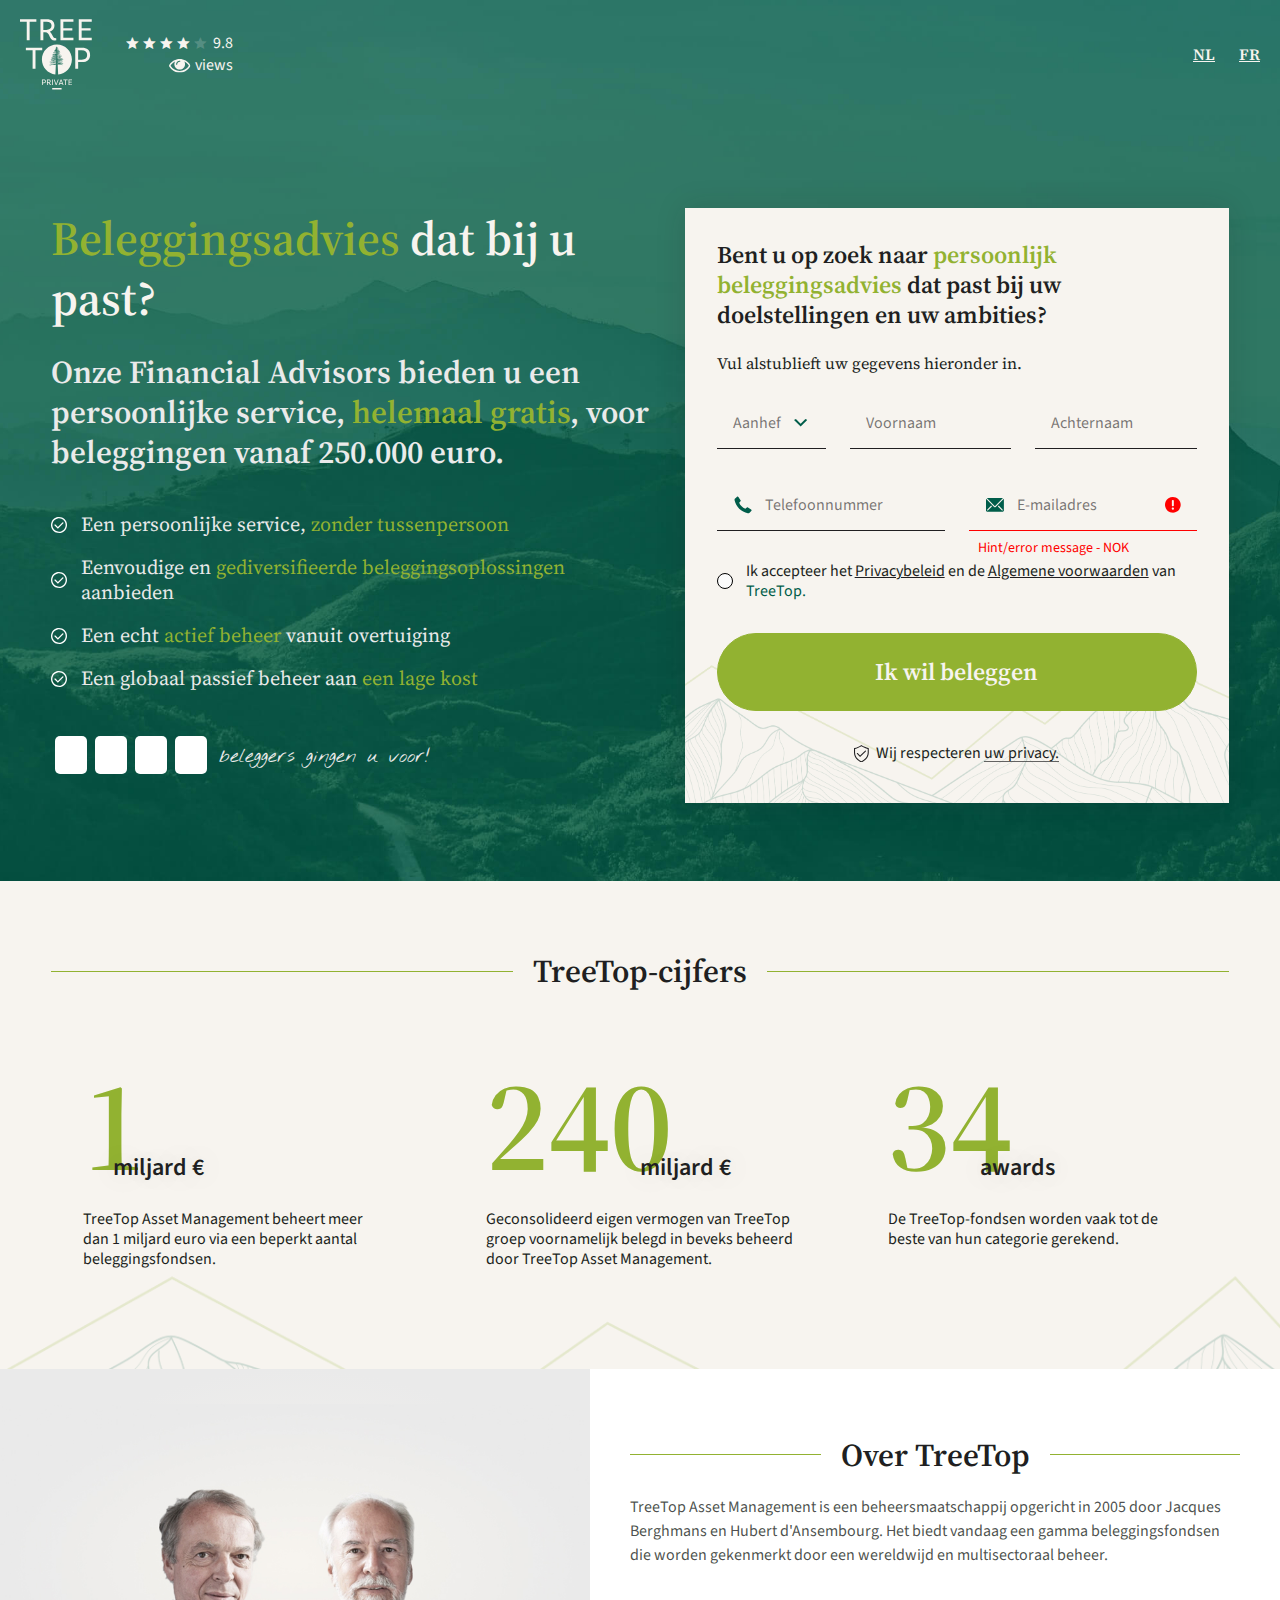
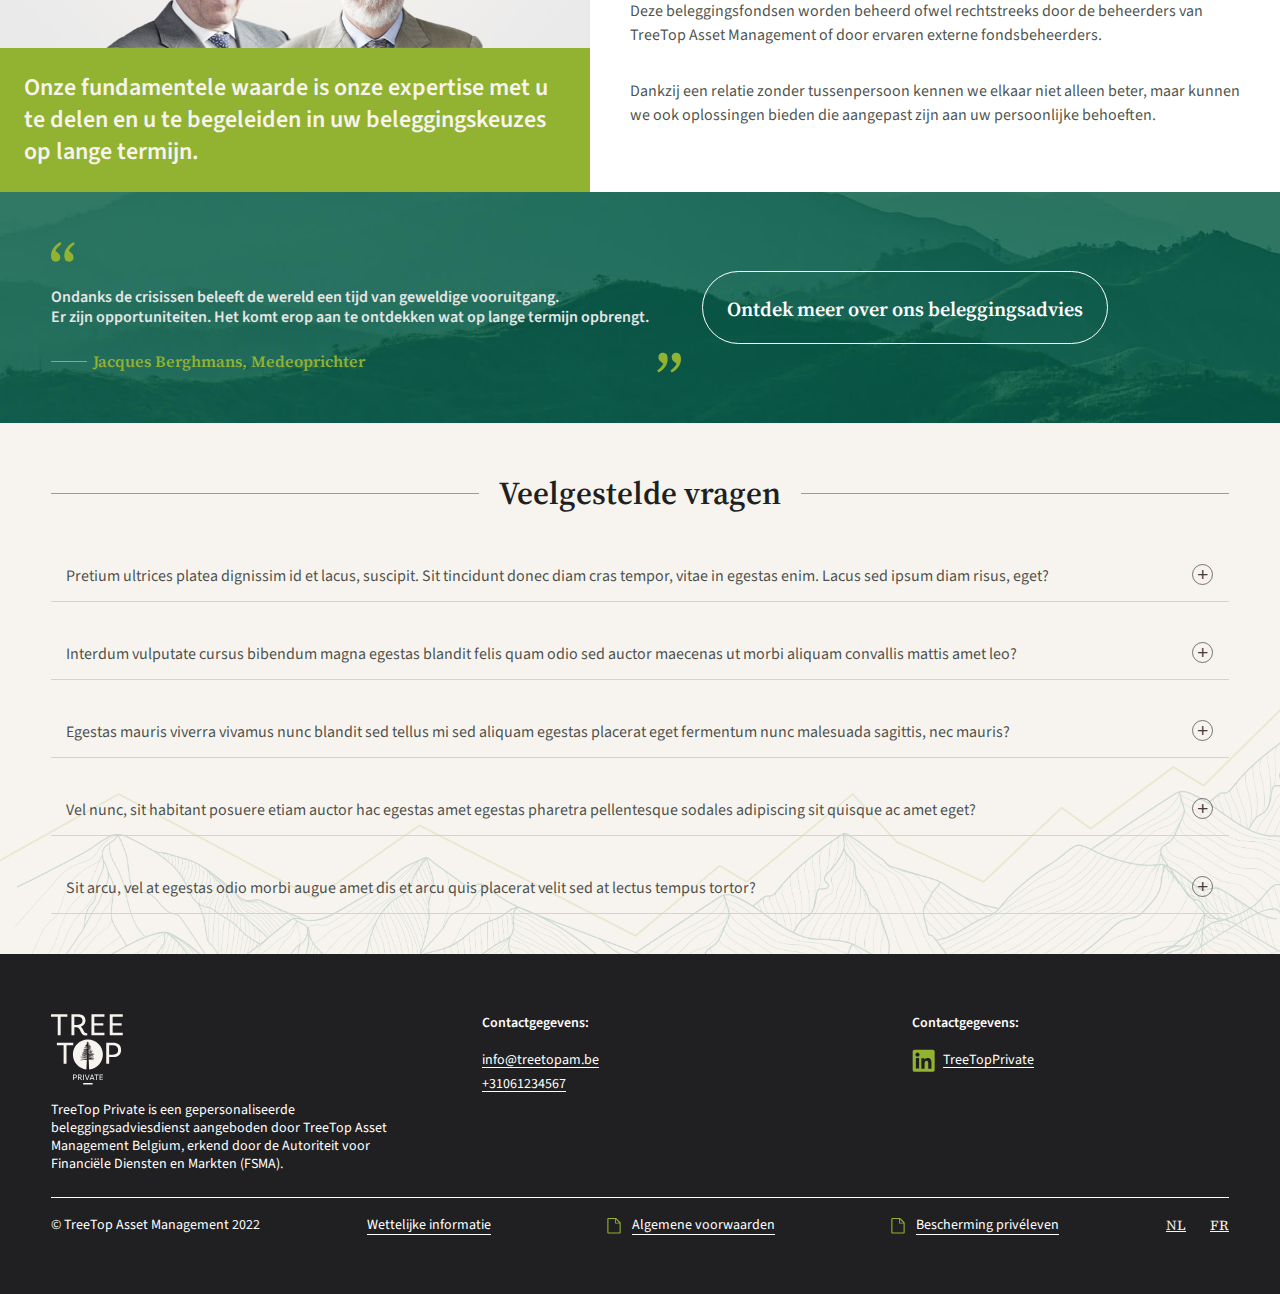
<file: index.html>
<!DOCTYPE HTML>
<html lang="">
<head>
    <meta http-equiv="Content-Type" content="text/html; charset=utf-8"/>
    <title>TreeTop Private | lp</title>
    <meta name="viewport" content="width=device-width, initial-scale=1, maximum-scale=1, user-scalable=0"/>
    <link rel="icon" type="image/png" sizes="16x16" href="assets/images/favicon-16x16.png">

    <link href="https://fonts.googleapis.com/css2?family=Nothing+You+Could+Do&display=swap" rel="stylesheet">

    <link href="https://fonts.googleapis.com/css2?family=Source+Sans+Pro:wght@200;300;400;600;700;900&display=swap" rel="stylesheet">
    <link href="https://fonts.googleapis.com/css2?family=Source+Serif+Pro:wght@200;300;400;600;700;900&display=swap" rel="stylesheet">

    <link type="text/css" href="assets/css/font-awesome.css" rel="stylesheet"/>
    <link type="text/css" href="assets/css/ionicons.min.css" rel="stylesheet"/>
    <link type="text/css" href="style.css" rel="stylesheet"/>
    <!--[if lt IE 9]><script src="assets/js/modernizr.min.js" type="text/javascript"></script><![endif]-->
</head>
<body class="lp_page">
    <div id="wrapper"><!--strat wrapper-->
        <header class="header_container">
            <div class="news_rating_wrap marquee_style_area tbl_veiw omv">
                <div class="news_rating_box marquee_style">
                    <div class="news_wrap">
                        <div class="marquee_item_wrap marquee-with-options">
                            <div class="marquee_item_box marquee_item_box1">
                                <div class="marquee_item_icon">
                                    <img src="assets/images/clarity_bullseye_green.svg" alt="">
                                </div>
                                <div class="marquee_item_prices">
                                    <strong>Samen met u beleggen </strong>
                                </div>
                            </div>

                            <div class="marquee_item_box marquee_item_box2">
                                <div class="marquee_item_icon">
                                    <img src="assets/images/clarity_check_green.svg" alt="">
                                </div>
                                <div class="marquee_item_prices">
                                    <strong>Gezonde risicospreiding </strong>
                                </div>
                            </div>

                            <div class="marquee_item_box marquee_item_box3">
                                <div class="marquee_item_icon">
                                    <img src="assets/images/clarity_bag_green.svg" alt="">
                                </div>
                                <div class="marquee_item_prices">
                                    <strong>Verantwoorde vergoedingen</strong>
                                </div>
                            </div>
                        </div>
                    </div>
                </div>
            </div>

            <div class="header_area">
                <div class="header_wrap center-content">
                    <div class="header_box flex-nowrap">
                        <div class="logo_header">
                            <div class="logo_header_mx"><a href="lp.html"><img src="assets/images/logo-treetop-private-white.svg" alt=""></a></div>
                            <div class="logo_header_mx d_n"><a href="lp.html"><img src="assets/images/logo-treetop-private.svg" alt=""></a></div>
                        </div>

                        <div class="header_reviews_left">
                            <div class="header_reviews_left_mx">
                                <div class="star_box_wrap flex-nowrap align-center">
                                    <div class="feedback_star">
                                        <div class="star_box flex-nowrap">
                                            <i class="fa ion-android-star"></i>
                                            <i class="fa ion-android-star"></i>
                                            <i class="fa ion-android-star"></i>
                                            <i class="fa ion-android-star"></i>
                                            <i class="fa ion-android-star"></i>
                                            <div class="star_box star_box_inner flex-nowrap" style="width:80%">
                                                <div class="star_box_hover flex-nowrap">
                                                    <i class="fa ion-android-star"></i>
                                                    <i class="fa ion-android-star"></i>
                                                    <i class="fa ion-android-star"></i>
                                                    <i class="fa ion-android-star"></i>
                                                    <i class="fa ion-android-star"></i>
                                                </div>
                                            </div>
                                        </div>
                                    </div>
                                    <span>9.8</span>
                                </div>
                                <div class="total_review">
                                    <span>views</span>
                                </div>
                            </div>
                        </div>

                        <div class="news_rating_wrap marquee_style_area odv">
                            <div class="news_rating_box marquee_style">
                                <div class="news_wrap">
                                    <div class="marquee_item_wrap">
                                        <div class="marquee_item_box marquee_item_box1">
                                            <div class="marquee_item_icon">
                                                <img src="assets/images/clarity_bullseye_white.svg" alt="">
                                                <img class="d_n" src="assets/images/clarity_bullseye_green.svg" alt="">
                                            </div>
                                            <div class="marquee_item_prices">
                                                <strong>Samen met u beleggen </strong>
                                            </div>
                                        </div>

                                        <div class="marquee_item_box marquee_item_box2">
                                            <div class="marquee_item_icon">
                                                <img src="assets/images/clarity_check_white.svg" alt="">
                                                <img class="d_n" src="assets/images/clarity_check_green.svg" alt="">
                                            </div>
                                            <div class="marquee_item_prices">
                                                <strong>Gezonde risicospreiding </strong>
                                            </div>
                                        </div>

                                        <div class="marquee_item_box marquee_item_box3">
                                            <div class="marquee_item_icon">
                                                <img src="assets/images/clarity_bag_white.svg" alt="">
                                                <img class="d_n" src="assets/images/clarity_bag_green.svg" alt="">
                                            </div>
                                            <div class="marquee_item_prices">
                                                <strong>Verantwoorde vergoedingen</strong>
                                            </div>
                                        </div>
                                    </div>
                                </div>
                            </div>

                            <div class="header_floating_btn_wrap">
                                <div class="header_floating_btn">
                                    <a class="floating_btn" href="#form_top"><span>Ik wil beleggen</span></a>
                                </div>
                            </div>
                        </div>

                        <div class="langues_box">
                            <ul>
                                <li><a href="#">NL</a></li>
                                <li><a href="#">FR</a></li>
                            </ul>
                        </div>

                        <div class="omv">
                            <div class="header_floating_btn_wrap">
                                <div class="header_floating_btn">
                                    <a class="floating_btn" href="#form_top"><span>Ik wil beleggen</span></a>
                                </div>
                            </div>
                        </div>
                    </div>
                </div>
            </div>
        </header>

        <section class="banner_area">
            <style>
                .banner_area {background-image: url(assets/images/hero_bg1.jpg);}
                @media screen and (max-width:991px ){
                    .banner_area {background-image: url(assets/images/hero_bg1_mb.jpg);}
                }
            </style>
            <div class="banner_wrap center-content">
                <div class="banner_box flex-wrap flex-space-between" id="form_top">
                    <div class="banner_left_content">
                        <div class="banner_left_content_mx">
                            <div class="banner_left_content_mx_inner">
                                <div class="banner_left_title odv">
                                    <h1><span> Beleggingsadvies </span> dat bij u past? </h1>
                                </div>
                                <div class="banner_fiture_list">
                                    <h6>Onze Financial Advisors bieden u een persoonlijke service, <span> helemaal gratis</span>, voor beleggingen vanaf 250.000 euro.</h6>
                                    <ul>
                                        <li>Een persoonlijke service, <span> zonder tussenpersoon</span></li>
                                        <li>Eenvoudige en <span> gediversifieerde beleggingsoplossingen </span> aanbieden</li>
                                        <li>Een echt <span> actief beheer </span> vanuit overtuiging</li>
                                        <li>Een globaal passief beheer aan <span> een lage kost</span></li>
                                    </ul>
                                </div>

                                <div class="pink-box-row pink-box-desktop odv">  
                                    <div class="pink-box-center">
                                        <div class="pink-box-inner">
                                            <div class="counter-box">
                                                <div class="content_item_bg flex-nowrap"><span></span> <span></span> <span></span> <span></span></div>
                                                <div class="counter"><div class="counter-holder" data-start="1233" data-end="1234"></div></div>
                                            </div>
                                        </div>
                                        <div class="counter-btm"><p>beleggers gingen u voor!</p></div>
                                    </div>
                                </div>
                            </div>
                        </div>
                    </div>

                    <div class="banner_form_wrap">
                        <div class="banner_left_title mb_style omv"><h1><span> Beleggingsadvies </span> dat bij u past? </h1></div>
                        <div class="banner_form_bg sticky-footer-view">
                            <div class="all_steps"><h4>Bent u op zoek naar <span> persoonlijk beleggingsadvies </span> dat past bij uw doelstellingen en uw ambities?</h4></div>
                            <div class="tnx_step"><h4>Heel erg <span>  bedankt! </span></h4></div>

                            <div class="step_header_mobile omv">
                                <div class="step_header_area">
                                    <div class="step_header_max flex-nowrap align-center">
                                        <div class="step_col"><div class="step_col_item step_col1 active"><div class="step_col_bg"><span>1</span></div></div></div>
                                        <div class="step_col"><div class="step_col_item step_col2"><div class="step_col_bg"><span>2</span></div></div></div>
                                    </div>
                                </div>
                            </div> 

                            <form action="#">
                                <div class="environmentally_panels_step1 fild_step_col fild-col-step1 panels_step_active"> <!-- panels_step_active -->
                                    <div class="setp_info">
                                        <p>Vul alstublieft uw gegevens hieronder in.</p>
                                    </div>

                                    <div class="tp_field_wrap">
                                        <div class="tp_field_box_row">
                                            <div class="tp_field_box tp_field_nowrap">
                                                <div class="tp_field_row select_row">
                                                    <select class="myDropzie3">
                                                        <option>Aanhef</option>
                                                        <option>Dhr.</option>
                                                        <option>Mevr.</option>
                                                    </select>
                                                </div>

                                                <div class="tp_field_row tp_w37">
                                                    <div class="tp_field_item">
                                                        <input class="tp_input_filed" type="text" placeholder=" ">
                                                        <label class="tplabel">Voornaam</label>
                                                    </div>
                                                </div>

                                                <div class="tp_field_row tp_w37">
                                                    <div class="tp_field_item">
                                                        <input class="tp_input_filed" type="text" placeholder=" ">
                                                        <label class="tplabel">Achternaam</label>
                                                    </div>
                                                </div>
                                            </div>
                                        </div>
                                    </div>

                                    <div class="submin_btn_wrap next-step1">
                                        <div class="omv"><a href="javascript:void(0)" class="next_stp_btn"><span>Naar de laatste stap</span></a></div>
                                    </div>
                                </div>

                                <div class="environmentally_panels_step2 fild_step_col fild-col-step2 dsk_block">
                                    <div class="setp_info omv">
                                        <p>Vul uw contactgegevens hieronder in.</p>
                                    </div>

                                    <div class="tp_field_wrap">
                                        <div class="tp_field_box_row">
                                            <div class="tp_field_box">
                                                <div class="tp_field_row tp_w50">
                                                    <div class="tp_field_item tel_icon">
                                                        <input class="tp_input_filed" type="text" placeholder=" ">
                                                        <label class="tplabel">Telefoonnummer</label>
                                                        <div class="valid_msg">Hint/error message - OK</div>
                                                    </div>
                                                </div>

                                                <div class="tp_field_row tp_w50">
                                                    <div class="tp_field_item mail_icon field_error">
                                                        <input class="tp_input_filed" type="text" placeholder=" ">
                                                        <label class="tplabel">E-mailadres</label>
                                                        <div class="error_msg">Hint/error message - NOK</div>
                                                    </div>
                                                </div>
                                            </div>
                                        </div>
                                    </div>

                                    <div class="checkbox_wrap">
                                        <div class="checkbox_item">
                                            <span class="wpcf7-list-item">
                                                <span class="wpcf7-list-item first last"><input type="checkbox" name="accept-terms[]" value="Ja"><span class="wpcf7-list-item-label">&nbsp;</span></span>
                                                <span class="wpcf7-list-item-label"></span>
                                            </span>
                                            <label class="wpcf7-list-item-label">Ik accepteer het <a href="#">Privacybeleid</a> en de <a href="#">Algemene voorwaarden</a>
                                            van <span>TreeTop.</span>
                                            </label>
                                        </div>
                                    </div>

                                    <div class="submin_btn_wrap next-step2">
                                        <button class="submin_btn"><span>Ik wil beleggen</span></button>
                                    </div>
                                </div>

                                <div class="environmentally_panels_step3 fild_step_col fild-col-step3 thanks_step">
                                    <div class="setp_info">
                                        <p>We hebben uw aanvraag ontvangen. We nemen zo snel mogelijk contact met u op om uw gegevens te verifiëren.</p>
                                    </div>
                                    <div class="omv"><div class="thnx_loading"><span class="loader-1"> </span></div></div>
                                </div>
                                <div class="privacy_info">
                                    <small>Wij respecteren <a href="javascript:void(0)" class="privacy-pop-link"> uw privacy.</a></small>
                                </div>
                            </form>
                        </div>
                        <div class="pink-box-row pink-box-desktop tblveiw omv">  
                            <div class="pink-box-center flex-nowrap align-center">
                                <div class="pink-box-inner">
                                    <div class="counter-box">
                                        <div class="content_item_bg flex-nowrap"><span></span> <span></span> <span></span> <span></span></div>
                                        <div class="counter"><div class="counter-holder" data-start="1233" data-end="1234"></div></div>
                                    </div>
                                </div>
                                <div class="counter-btm"><p>beleggers gingen u voor!</p></div>
                            </div>
                        </div>
                    </div>
                </div>
            </div>
        </section><!-- end banner_area -->

        <section class="tree_figures_area"><!-- start tree_figures_area -->
            <style>
                .tree_figures_area {
                    background-image: url('assets/images/artboard_feature_bg.png');
                }
                @media screen and (max-width: 428px) {
                    .tree_figures_area {
                        background-image: url('assets/images/artboard_feature_bgmb.png');
                    }
                }
            </style>
            <div class="tree_figures_wrap center-content">
                <div class="tree_figures_title title_common_style">
                    <h2><span>TreeTop-cijfers</span></h2>
                </div>

                <div class="tree_figures_box flex-wrap">
                    <div class="tree_figures_col">
                        <div class="tree_figures_bg">
                            <span>
                                <strong>1</strong>
                                <sub><small>miljard €</small></sub>
                            </span>
                            <p>TreeTop Asset Management beheert meer dan 1 miljard euro via een beperkt aantal beleggingsfondsen.</p>
                        </div>
                    </div>

                    <div class="tree_figures_col">
                        <div class="tree_figures_bg">
                            <span>
                                <strong>240</strong>
                                <sub><small>miljard €</small></sub>
                            </span>
                            <p>Geconsolideerd eigen vermogen van TreeTop groep voornamelijk belegd in beveks beheerd door TreeTop Asset Management.</p>
                        </div>
                    </div>

                    <div class="tree_figures_col">
                        <div class="tree_figures_bg">
                            <span>
                                <strong>34</strong>
                                <sub><small>awards</small></sub>
                            </span>
                            <p>De TreeTop-fondsen worden vaak tot de beste van hun categorie gerekend.</p>
                        </div>
                    </div>
                </div>
            </div>
        </section><!-- end tree_figures_area -->

        <section class="over_tree_area"><!-- start over_tree_area -->
            <div class="over_tree_wrap">
                <div class="over_tree_box flex-wrap">
                    <div class="over_tree_left">
                        <div class="over_tree_img">
                            <div class="min_tblview"><img src="assets/images/bg_founders_smaller.jpg" alt=""></div>
                            <div class="tbleview"><img src="assets/images/bg_founders_tbl.png" alt=""></div>
                            <div class="over_tree_img_info">
                                <p>Onze fundamentele waarde is onze expertise met u te delen en u te begeleiden in uw beleggingskeuzes op lange termijn.</p>
                            </div>
                        </div>
                    </div>
                    <div class="over_tree_right">
                        <div class="over_tree_right_mx">
                            <div class="over_tree_title title_common_style">
                                <h2><span>Over TreeTop</span></h2>
                            </div>
                            <div class="over_tree_info">
                                <p>TreeTop Asset Management is een beheersmaatschappij opgericht in 2005 door Jacques Berghmans en Hubert d'Ansembourg. Het biedt vandaag een gamma beleggingsfondsen die worden gekenmerkt door een wereldwijd en multisectoraal beheer.</p>
                                <p>Deze beleggingsfondsen worden beheerd ofwel rechtstreeks door de beheerders van TreeTop Asset Management of door ervaren externe fondsbeheerders.</p>
                                <p>Dankzij een relatie zonder tussenpersoon kennen we elkaar niet alleen beter, maar kunnen we ook oplossingen bieden die aangepast zijn aan uw persoonlijke behoeften.</p>
                            </div>
                        </div>
                    </div>
                </div>
            </div>
        </section><!-- end over_tree_area -->

        <section class="our_investment_area">
            <style>
                .our_investment_area {
                    background-image: url('assets/images/more_investment_bg.jpg');
                }
                @media screen and (max-width: 991px) {
                    .our_investment_area {
                        background-image: url('assets/images/more_investment_bgmb.jpg');
                    }
                }
            </style>
            <div class="our_investment_wrap center-content">
                <div class="our_investment_box flex-wrap">
                    <div class="our_investment_left">
                        <div class="our_investment_left_mx">
                            <p>Ondanks de crisissen beleeft de wereld een tijd van geweldige vooruitgang. <br> Er zijn opportuniteiten. Het komt erop aan te ontdekken wat op lange termijn opbrengt.</p>
                            <span>Jacques Berghmans, <br> Medeoprichter</span>
                        </div>
                    </div>

                    <div class="our_investment_btn_wrap">
                        <div class="odv"><a class="our_investment_btn" href="#">Ontdek meer over ons beleggingsadvies</a></div>
                        <div class="omv"><a class="our_investment_btn" href="#">Ik wil beleggen</a></div>
                    </div>
                </div>
            </div>
        </section>

        <section class="toggle_content_area"><!-- start toggle_content_area -->
            <style>
                .toggle_content_area {
                    background-image: url('assets/images/faq_bg.png');
                }
                @media screen and (max-width: 428px) {
                    .toggle_content_area {
                        background-image: url('assets/images/artboard_feature_bgmb.png');
                    }
            </style>
            <div class="toggle_content center-content">
                <div class="toggle_content_title title_common_style">
                    <h2><span>Veelgestelde vragen</span></h2>
                </div>
                <div class="toggle_content_holder">
                    <div class="toggle_view_item">
                        <div class="toggle_view_bg flex-nowrap align-center flex-space-between">
                            <h4>Pretium ultrices platea dignissim id et lacus, suscipit. Sit tincidunt donec diam cras tempor, vitae in egestas enim. Lacus sed ipsum diam risus, eget?</h4>
                        </div>
                        <div class="show_details">
                            <p>Lorem ipsum dolor sit amet, consectetur adipisicing elit, sed do eiusmod
                            tempor incididunt ut labore et dolore magna aliqua. Ut enim ad minim veniam,
                            quis nostrud exercitation ullamco laboris nisi ut aliquip ex ea commodo
                            consequat.</p>
                        </div>
                    </div>

                    <div class="toggle_view_item">
                        <div class="toggle_view_bg flex-nowrap align-center flex-space-between">
                            <h4>Interdum vulputate cursus bibendum magna egestas blandit felis quam odio sed auctor maecenas ut morbi aliquam convallis mattis amet leo?</h4>
                        </div>
                        <div class="show_details">
                            <p>Metus id pellentesque quam et vehicula commodo ultricies malesuada in blandit lectus pellentesque pharetra quis purus elementum donec elit tortor, convallis morbi pellentesque ut vitae viverra quis at massa sed nullam mattis in in nullam in velit amet convallis vitae fringilla placerat tincidunt imperdiet fames sapien felis maecenas ac eu pretium interdum enim justo, aliquet dolor arcu interdum vel, sapien tortor in viverra magna blandit nec, nibh blandit egestas proin convallis odio sit sit sed libero sed est, consectetur vitae, in amet venenatis netus leo tellus, arcu, curabitur nunc, quis penatibus dignissim sagittis, mattis sem quis vitae aenean id ac</p>
                        </div>
                    </div>

                    <div class="toggle_view_item">
                        <div class="toggle_view_bg flex-nowrap align-center flex-space-between">
                            <h4>Egestas mauris viverra vivamus nunc blandit sed tellus mi sed aliquam egestas placerat eget fermentum nunc malesuada sagittis, nec mauris?</h4>
                        </div>
                        <div class="show_details">
                            <p>Amet convallis vulputate ipsum augue montes. Egestas arcu feugiat nunc, pulvinar. Eu ullamcorper fringilla urna, magna congue aliquet eu morbi. Nulla vulputate morbi at eget. Sed luctus leo, nec ac. Eu sit donec mauris viverra. Lacus quis arcu dictum dapibus etiam ultrices in. Sed duis mauris, suspendisse fringilla blandit sapien semper. Eget etiam eget nisl eget consectetur nibh pretium, sed. Nisl tristique senectus mus massa lacus morbi risus molestie. Euismod enim eget suspendisse pellentesque cursus feugiat. Sit mi enim eu mauris phasellus hendrerit tristique in.</p>
                        </div>
                    </div>

                    <div class="toggle_view_item">
                        <div class="toggle_view_bg flex-nowrap align-center flex-space-between">
                            <h4>Vel nunc, sit habitant posuere etiam auctor hac egestas amet egestas pharetra pellentesque sodales adipiscing sit quisque ac amet eget?</h4>
                        </div>
                        <div class="show_details">
                            <p>Lorem ipsum dolor sit amet, consectetur adipisicing elit, sed do eiusmod
                            tempor incididunt ut labore et dolore magna aliqua. Ut enim ad minim veniam,
                            quis nostrud exercitation ullamco laboris nisi ut aliquip ex ea commodo
                            consequat.</p>
                        </div>
                    </div>
                    <div class="toggle_view_item">
                        <div class="toggle_view_bg flex-nowrap align-center flex-space-between">
                            <h4>Sit arcu, vel at egestas odio morbi augue amet dis et arcu quis placerat velit sed at lectus tempus tortor?</h4>
                        </div>
                        <div class="show_details">
                            <p> Lorem ipsum dolor sit amet, consectetur adipisicing elit, sed do eiusmod
                            tempor incididunt ut labore et dolore magna aliqua. Ut enim ad minim veniam,
                            quis nostrud exercitation ullamco laboris nisi ut aliquip ex </p>
                        </div>
                    </div>
                </div>
            </div>
        </section><!-- end toggle_content_area -->

        <footer class="footer_area"><!-- start footer_area -->
            <div class="footer_wrap center-content">
                <div class="footer_box flex-wrap">
                    <div class="footer_widget footer_col1">
                        <div class="footer_logo">
                            <img src="assets/images/logo-treetop-private-white.svg" alt="">
                        </div>
                        <div class="logo_info">
                            <p>TreeTop Private is een gepersonaliseerde beleggingsadviesdienst aangeboden door TreeTop Asset Management Belgium, erkend door de Autoriteit voor Financiële Diensten en Markten (FSMA).</p>
                        </div>
                    </div>

                    <div class="footer_widget footer_col2">
                        <h5>Contactgegevens:</h5>
                        <ul>
                            <li><a href="mailto:info@treetopam.be">info@treetopam.be</a></li>
                            <li><a href="tel:+31061234567">+31061234567</a></li>
                        </ul>
                    </div>

                    <div class="footer_widget footer_col3">
                        <h5>Contactgegevens:</h5>
                        <ul>
                            <li><img src="assets/images/linkdine_icon.svg" alt=""><a href="#">TreeTopPrivate</a></li>
                        </ul>
                    </div>
                </div>
            </div>
        </footer><!-- end footer_area -->

        <div class="copyright_area"><!-- start copyright_area -->
            <div class="copyright_wrap center-content">
                <div class="copyright_box flex-nowrap flex-space-between align-center">
                    <div class="copyright_left">
                        <p>&copy; TreeTop Asset Management 2022</p>
                    </div>
                    <div class="copyright_menu">
                        <ul>
                            <li><a href="#">Wettelijke informatie</a></li>
                            <li><span><a href="#">Algemene voorwaarden</a></span></li>
                            <li><span><a href="#">Bescherming privéleven</a></span></li>
                        </ul>
                    </div>
                    <div class="langues_box">
                        <ul>
                            <li><a href="#">NL</a></li>
                            <li><a href="#">FR</a></li>
                        </ul>
                    </div>
                </div>
            </div>
        </div><!-- end copyright_area -->
    </div><!--//end #wrapper-->

    <div class="privacy-popup-area entry-content">
        <div class="privacy-popup-bg">
            <div class="privacy-popup center-content">
                <div class="privacy-popup-close"><i class="fa ion-android-close"></i></div>
                <h1>Privacy Policy</h1>
                <p>Lorem ipsum dolor sit amet, consectetur adipisicing elit, sed do eiusmod tempor incididunt ut labore et dolore magna aliqua. Ut enim ad minim veniam, quis nostrud exercitation ullamco laboris nisi ut aliquip ex ea commodo consequat. Duis aute irure dolor in reprehenderit in voluptate velit esse cillum dolore eu fugiat nulla pariatur. Excepteur sint occaecat cupidatat non proident, sunt in culpa qui officia deserunt mollit anim id est laborum. Sed ut perspiciatis unde omnis iste natus error sit voluptatem accusantium doloremque laudantium, totam rem aperiam, eaque ipsa quae</p>
            </div>
        </div>
    </div>
    
    <script src="assets/js/jquery.min.js"></script>
    <script src="assets/js/jquery.marquee.js"></script>
    <script src="assets/js/gScrollNumber.js"></script>
    <script src="assets/js/jquery.dropzie.js"></script>
    <script src="assets/js/js-percentang_loading.js"></script>
    <script src="assets/js/custom.js"></script>
    <script>
        jQuery(window).on("load", function () {
            initCounter();
        });
        function initCounter() {
            jQuery(".counter-box").each(function () {
                var holder = jQuery(this);
                var counter = holder.find(".counter-holder");

                startCounter(counter);
            });

            function startCounter(counter) {
                var value = parseInt(counter.data("start"), 10);
                var end = parseInt(counter.data("end"), 10);
                var timer;

                counter.empty();

                var scrollNumber = new gScrollNumber(counter, {
                    width: {
                        tablet: 40,
                        desktop: 40,
                    },
                    color: "#201F21",
                    fontSize: 20,
                    autoSizeContainerWidth: true,
                });

                timer = setInterval(function () {
                    scrollNumber.run((value += 1));
                    if (value === end) {
                        clearTimeout(timer);
                    }
                }, 1500);
            }
        }
    </script>

    <script>
        (function($){
        $('.myDropzie3').dropzie();
        if(matchMedia('only screen and (max-width: 991px)').matches) {
            jQuery(".next-step1").click(function() {
                jQuery('.fild-col-step1').removeClass('panels_step_active');
                jQuery('.fild-col-step2').addClass('panels_step_active');
                jQuery('.step_col1').addClass('step_completed');
                jQuery('.step_col1').removeClass('active');
                jQuery('.step_col2').addClass('active');
                jQuery('.step_header_area').addClass('bg_completed');
            });

            jQuery(".next-step2").click(function() {
                jQuery('.fild-col-step2').removeClass('panels_step_active');
                jQuery('.fild-col-step3').addClass('panels_step_active');
                jQuery('.step_col2').addClass('step_completed');
                jQuery('.step_col2').removeClass('active');
                jQuery('.step_col3').addClass('active');
                jQuery('.banner_form_bg').addClass('tnx_show_title');
            });

            jQuery(".next-step3").click(function() {
                jQuery('.fild-col-step3').removeClass('panels_step_active');
                jQuery('.fild-col-step4').addClass('panels_step_active');
                jQuery('.step_col3').addClass('step_completed');
                jQuery('.step_col3').removeClass('active');
                jQuery('.step_col4').addClass('active');
            });
        }
        })(jQuery);
    </script>
</body>
</html>
</file>
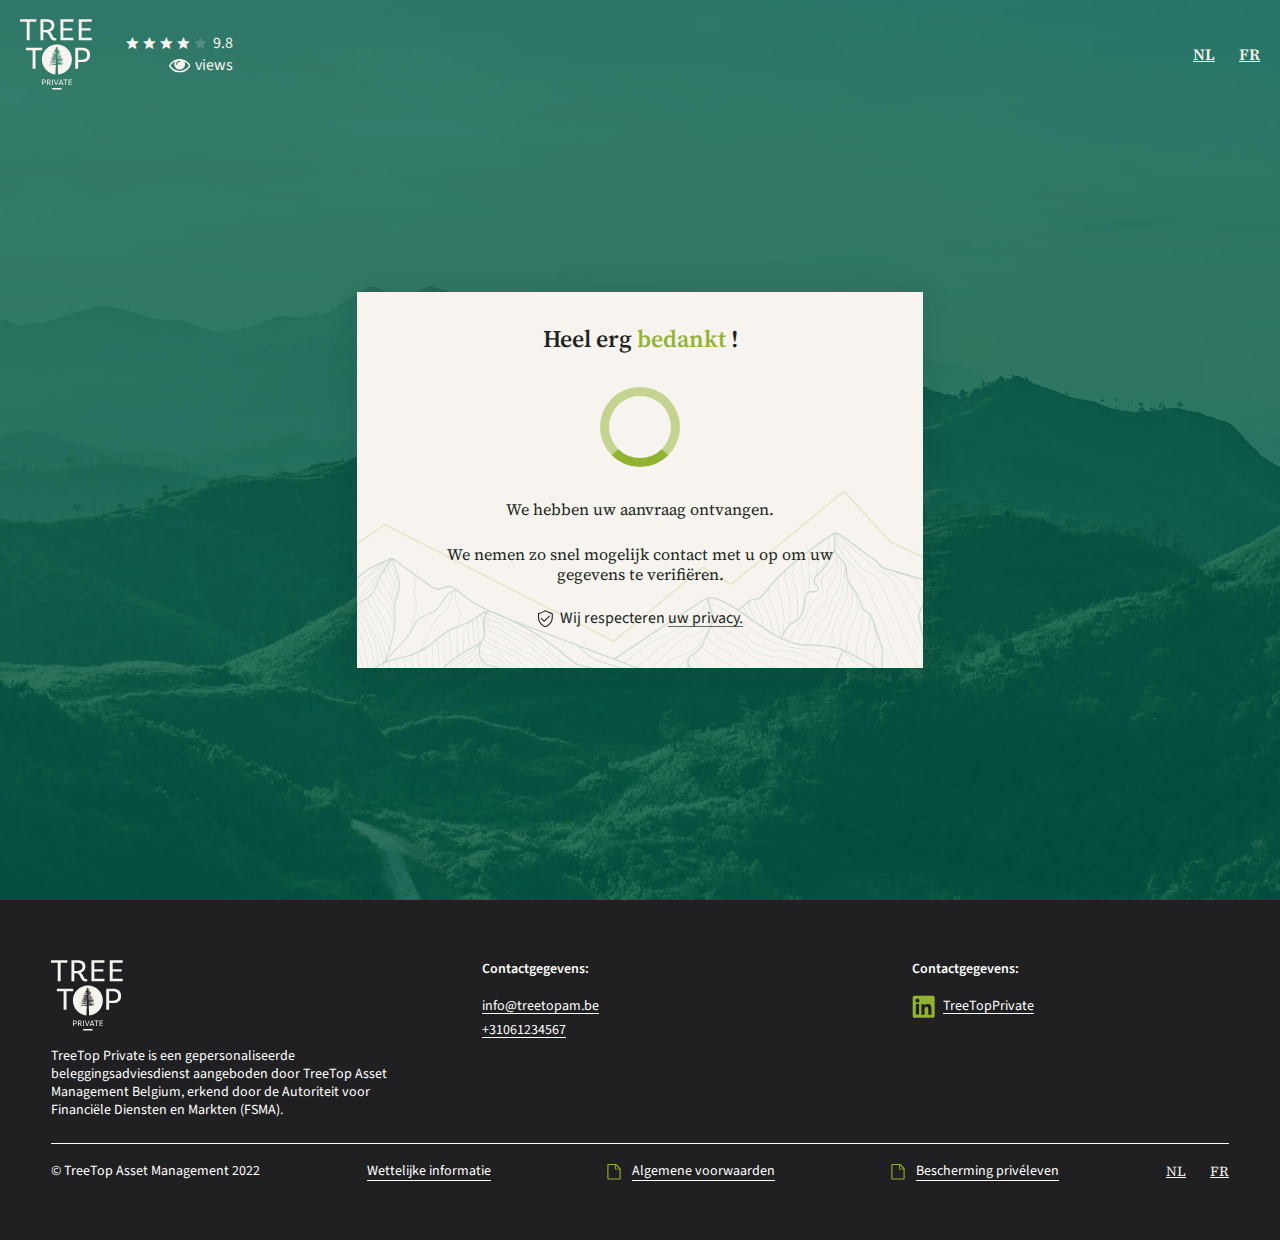
<file: loading_page.html>
<!DOCTYPE HTML>
<html lang="">
<head>
    <meta http-equiv="Content-Type" content="text/html; charset=utf-8"/>
    <title>TreeTop Private | lp</title>
    <meta name="viewport" content="width=device-width, initial-scale=1, maximum-scale=1, user-scalable=0"/>
    <link rel="icon" type="image/png" sizes="16x16" href="assets/images/favicon-16x16.png">

    <link href="https://fonts.googleapis.com/css2?family=Nothing+You+Could+Do&display=swap" rel="stylesheet">

    <link href="https://fonts.googleapis.com/css2?family=Source+Sans+Pro:wght@200;300;400;600;700;900&display=swap" rel="stylesheet">
    <link href="https://fonts.googleapis.com/css2?family=Source+Serif+Pro:wght@200;300;400;600;700;900&display=swap" rel="stylesheet">

    <link type="text/css" href="assets/css/font-awesome.css" rel="stylesheet"/>
    <link type="text/css" href="assets/css/ionicons.min.css" rel="stylesheet"/>
    <link type="text/css" href="style.css" rel="stylesheet"/>
    <!--[if lt IE 9]><script src="assets/js/modernizr.min.js" type="text/javascript"></script><![endif]-->
</head>
<body>
    <div id="wrapper"><!--strat wrapper-->
        <header class="header_container">
            <div class="news_rating_wrap marquee_style_area tbl_veiw omv">
                <div class="news_rating_box marquee_style">
                    <div class="news_wrap">
                        <div class="marquee_item_wrap marquee-with-options">
                            <div class="marquee_item_box marquee_item_box1">
                                <div class="marquee_item_icon">
                                    <img src="assets/images/clarity_bullseye_green.svg" alt="">
                                </div>
                                <div class="marquee_item_prices">
                                    <strong>Samen met u beleggen </strong>
                                </div>
                            </div>

                            <div class="marquee_item_box marquee_item_box2">
                                <div class="marquee_item_icon">
                                    <img src="assets/images/clarity_check_green.svg" alt="">
                                </div>
                                <div class="marquee_item_prices">
                                    <strong>Gezonde risicospreiding </strong>
                                </div>
                            </div>

                            <div class="marquee_item_box marquee_item_box3">
                                <div class="marquee_item_icon">
                                    <img src="assets/images/clarity_bag_green.svg" alt="">
                                </div>
                                <div class="marquee_item_prices">
                                    <strong>Verantwoorde vergoedingen</strong>
                                </div>
                            </div>
                        </div>
                    </div>
                </div>
            </div>

            <div class="header_area">
                <div class="header_wrap center-content">
                    <div class="header_box flex-nowrap">
                        <div class="logo_header">
                            <div class="logo_header_mx"><a href="lp.html"><img src="assets/images/logo-treetop-private-white.svg" alt=""></a></div>
                            <div class="logo_header_mx d_n"><a href="lp.html"><img src="assets/images/logo-treetop-private.svg" alt=""></a></div>
                        </div>

                        <div class="header_reviews_left">
                            <div class="header_reviews_left_mx">
                                <div class="star_box_wrap flex-nowrap align-center">
                                    <div class="feedback_star">
                                        <div class="star_box flex-nowrap">
                                            <i class="fa ion-android-star"></i>
                                            <i class="fa ion-android-star"></i>
                                            <i class="fa ion-android-star"></i>
                                            <i class="fa ion-android-star"></i>
                                            <i class="fa ion-android-star"></i>
                                            <div class="star_box star_box_inner flex-nowrap" style="width:80%">
                                                <div class="star_box_hover flex-nowrap">
                                                    <i class="fa ion-android-star"></i>
                                                    <i class="fa ion-android-star"></i>
                                                    <i class="fa ion-android-star"></i>
                                                    <i class="fa ion-android-star"></i>
                                                    <i class="fa ion-android-star"></i>
                                                </div>
                                            </div>
                                        </div>
                                    </div>
                                    <span>9.8</span>
                                </div>
                                <div class="total_review">
                                    <span>views</span>
                                </div>
                            </div>
                        </div>

                        <div class="news_rating_wrap marquee_style_area odv">
                            <div class="news_rating_box marquee_style">
                                <div class="news_wrap">
                                    <div class="marquee_item_wrap">
                                        <div class="marquee_item_box marquee_item_box1">
                                            <div class="marquee_item_icon">
                                                <img src="assets/images/clarity_bullseye_white.svg" alt="">
                                                <img class="d_n" src="assets/images/clarity_bullseye_green.svg" alt="">
                                            </div>
                                            <div class="marquee_item_prices">
                                                <strong>Samen met u beleggen </strong>
                                            </div>
                                        </div>

                                        <div class="marquee_item_box marquee_item_box2">
                                            <div class="marquee_item_icon">
                                                <img src="assets/images/clarity_check_white.svg" alt="">
                                                <img class="d_n" src="assets/images/clarity_check_green.svg" alt="">
                                            </div>
                                            <div class="marquee_item_prices">
                                                <strong>Gezonde risicospreiding </strong>
                                            </div>
                                        </div>

                                        <div class="marquee_item_box marquee_item_box3">
                                            <div class="marquee_item_icon">
                                                <img src="assets/images/clarity_bag_white.svg" alt="">
                                                <img class="d_n" src="assets/images/clarity_bag_green.svg" alt="">
                                            </div>
                                            <div class="marquee_item_prices">
                                                <strong>Verantwoorde vergoedingen</strong>
                                            </div>
                                        </div>
                                    </div>
                                </div>
                            </div>
                        </div>

                        <div class="langues_box">
                            <ul>
                                <li><a href="#">NL</a></li>
                                <li><a href="#">FR</a></li>
                            </ul>
                        </div>
                    </div>
                </div>
            </div>
        </header>

        <section class="banner_area tnx_page">
            <style>
                .banner_area {background-image: url(assets/images/hero_bg1.jpg);}
                @media screen and (max-width:991px ){
                    .banner_area {background-image: url(assets/images/hero_bg1_mb.jpg);}
                }
            </style>
            <div class="banner_wrap center-content">
                <div class="banner_box flex-wrap flex-space-between" id="form_top">

                    <div class="banner_form_wrap">
                        <div class="banner_form_bg">
                            <div class="tnx_step"><h4>Heel erg <span>  bedankt </span> !</h4></div>

                            <div class="step_header_mobile omv">
                                <div class="step_header_area">
                                    <div class="step_header_max flex-nowrap align-center">
                                        <div class="step_col"><div class="step_col_item step_col1 step_completed"><div class="step_col_bg"><span>1</span></div></div></div>
                                        <div class="step_col"><div class="step_col_item step_col2 step_completed"><div class="step_col_bg"><span>2</span></div></div></div>
                                    </div>
                                </div>
                            </div> 

                            <form action="#">
                                <div class="thanks_step">
                                    <div class="odv"><div class="thnx_loading"><span class="loader-1"> </span></div></div>
                                    <div class="setp_info">
                                        <div class="odv">
                                            <p>We hebben uw aanvraag ontvangen.</p>
                                            <p>We nemen zo snel mogelijk contact met u op om uw <br> gegevens te verifiëren.</p>
                                        </div>

                                        <div class="omv">
                                            <p>We hebben uw aanvraag ontvangen. We nemen zo snel mogelijk contact met u op om uw gegevens te verifiëren.</p>
                                        </div>
                                    </div>
                                    <div class="omv"><div class="thnx_loading"><span class="loader-1"> </span></div></div>
                                </div>
                                <div class="privacy_info">
                                    <small>Wij respecteren <a href="javascript:void(0)" class="privacy-pop-link"> uw privacy.</a></small>
                                </div>
                            </form>
                        </div>
                        <div class="pink-box-row pink-box-desktop omv">  
                            <div class="pink-box-center flex-nowrap align-center">
                                <div class="pink-box-inner">
                                    <div class="counter-box">
                                        <div class="content_item_bg flex-nowrap"><span></span> <span></span> <span></span> <span></span></div>
                                        <div class="counter"><div class="counter-holder" data-start="1308" data-end="1309"></div></div>
                                    </div>
                                </div>
                                <div class="counter-btm"><p>Huiseigenaren gingen u voor!</p></div>
                            </div>
                        </div>
                    </div>
                </div>
            </div>
        </section><!-- end banner_area -->

        <footer class="footer_area"><!-- start footer_area -->
            <div class="footer_wrap center-content">
                <div class="footer_box flex-wrap">
                    <div class="footer_widget footer_col1">
                        <div class="footer_logo">
                            <img src="assets/images/logo-treetop-private-white.svg" alt="">
                        </div>
                        <div class="logo_info">
                            <p>TreeTop Private is een gepersonaliseerde beleggingsadviesdienst aangeboden door TreeTop Asset Management Belgium, erkend door de Autoriteit voor Financiële Diensten en Markten (FSMA).</p>
                        </div>
                    </div>

                    <div class="footer_widget footer_col2">
                        <h5>Contactgegevens:</h5>
                        <ul>
                            <li><a href="mailto:info@treetopam.be">info@treetopam.be</a></li>
                            <li><a href="tel:+31061234567">+31061234567</a></li>
                        </ul>
                    </div>

                    <div class="footer_widget footer_col3">
                        <h5>Contactgegevens:</h5>
                        <ul>
                            <li><img src="assets/images/linkdine_icon.svg" alt=""><a href="#">TreeTopPrivate</a></li>
                        </ul>
                    </div>
                </div>
            </div>
        </footer><!-- end footer_area -->

        <div class="copyright_area"><!-- start copyright_area -->
            <div class="copyright_wrap center-content">
                <div class="copyright_box flex-nowrap flex-space-between align-center">
                    <div class="copyright_left">
                        <p>&copy; TreeTop Asset Management 2022</p>
                    </div>
                    <div class="copyright_menu">
                        <ul>
                            <li><a href="#">Wettelijke informatie</a></li>
                            <li><span><a href="#">Algemene voorwaarden</a></span></li>
                            <li><span><a href="#">Bescherming privéleven</a></span></li>
                        </ul>
                    </div>
                    <div class="langues_box">
                        <ul>
                            <li><a href="#">NL</a></li>
                            <li><a href="#">FR</a></li>
                        </ul>
                    </div>
                </div>
            </div>
        </div><!-- end copyright_area -->
    </div><!--//end #wrapper-->

    <div class="privacy-popup-area entry-content">
        <div class="privacy-popup-bg">
            <div class="privacy-popup center-content">
                <div class="privacy-popup-close"><i class="fa ion-android-close"></i></div>
                <h1>Privacy Policy</h1>
                <p>Lorem ipsum dolor sit amet, consectetur adipisicing elit, sed do eiusmod tempor incididunt ut labore et dolore magna aliqua. Ut enim ad minim veniam, quis nostrud exercitation ullamco laboris nisi ut aliquip ex ea commodo consequat. Duis aute irure dolor in reprehenderit in voluptate velit esse cillum dolore eu fugiat nulla pariatur. Excepteur sint occaecat cupidatat non proident, sunt in culpa qui officia deserunt mollit anim id est laborum. Sed ut perspiciatis unde omnis iste natus error sit voluptatem accusantium doloremque laudantium, totam rem aperiam, eaque ipsa quae</p>
            </div>
        </div>
    </div>
    
    <script src="assets/js/jquery.min.js"></script>
    <script src="assets/js/jquery.marquee.js"></script>
    <script src="assets/js/gScrollNumber.js"></script>
    <script src="assets/js/jquery.dropzie.js"></script>
    <script src="assets/js/js-percentang_loading.js"></script>
    <script src="assets/js/custom.js"></script>
    <script>
        jQuery(window).on("load", function () {
            initCounter();
        });
        function initCounter() {
            jQuery(".counter-box").each(function () {
                var holder = jQuery(this);
                var counter = holder.find(".counter-holder");

                startCounter(counter);
            });

            function startCounter(counter) {
                var value = parseInt(counter.data("start"), 10);
                var end = parseInt(counter.data("end"), 10);
                var timer;

                counter.empty();

                var scrollNumber = new gScrollNumber(counter, {
                    width: {
                        tablet: 40,
                        desktop: 40,
                    },
                    color: "#201F21",
                    fontSize: 20,
                    autoSizeContainerWidth: true,
                });

                timer = setInterval(function () {
                    scrollNumber.run((value += 1));
                    if (value === end) {
                        clearTimeout(timer);
                    }
                }, 1500);
            }
        }
    </script>

    <script>
        (function($){
        })(jQuery);
    </script>
</body>
</html>
</file>
<file: style.css>
:root {
    /*----- color variable -----*/
    --light_white_color: #F7F4EF;
    --light_white_colorV2: #EAEAEA;
    --light_white_colorV3: #E5E5E5;
    --white_color: #fff;
    --light_green_color: #92B231;
    --dark_green_color: #005D4A;
    --black_color: #201F21;
    --black_colorv1: rgba(32, 31, 33, 0.6);

    /*----font-size----*/
    --heading_fs_h1: 48px;
    --heading_lh_h1: 60px;
    --heading_fs_h2: 32px;
    --heading_lh_h2: 40px;
}

html, body, div, span, applet, object, iframe, h1, h2, h3, h4, h5, h6, p, blockquote, pre, a, abbr, acronym, address, big, cite, code, del, dfn, em, font, img, ins, kbd, q, s, samp, small, strike, strong, sub, sup, tt, var, b, u, i, center, dl, dt, dd, ol, ul, li, fieldset, form, label, legend, table, caption, tbody, tfoot, thead, tr, th, td {
    margin: 0;
    padding: 0;
    border: 0;
    outline: 0;
    vertical-align: baseline;
}
/*html {
    font-size: 16px;
}
@media screen and (max-width:1400px ){
    html { font-size: 80%; }
}*/
body {
    color: #3E3E3E;
    padding: 0;
    margin: 0;
    font-family: 'Source Sans Pro', sans-serif;
    font-weight:400;
}

ul, ol, li {
    list-style: none;
}
img, fieldset {
    border: none;
}
a {
    text-decoration: none;
    -webkit-transition: all 0.2s ease-out 0.1s;
    -moz-transition: all 0.2s ease-out 0.1s;
    -o-transition: all 0.2s ease-out 0.1s;
    transition: all 0.2s ease-out 0.1s;
}
a:hover {
    text-decoration: none;
}
article, aside, details, figcaption, figure, footer, header, hgroup, main, nav, section, summary {
    display: block;
}
figure {
    margin: 0;
    padding: 0;
}
.clearfix {
    clear: both;
    width: 100%;
}
img {
    max-width: 100%;
    height: auto;
    display: block;
}
embed, iframe, object, video {
    max-width: 100%;
}
html {
    -webkit-text-size-adjust: none;
}
.entry-content img {
    max-width: 100%;
    height: auto;
}
.aligncenter, img.aligncenter {
    clear: both;
    display: block;
    margin: 0 auto 20px;
}
.alignright {
    margin: 10px 0px 30px 25px;
    display: inline;
}
.alignleft {
    margin: 5px 30px 10px 0px;
    display: inline;
}
.alignright {
    float: right;
}
.alignleft {
    float: left;
}
.wp-caption {
    border: none;
    text-align: center;
    background: #f5f5f5;
    margin-bottom: 10px;
    margin-top: 10px;
    padding: 5px 0 10px 0;
}
.wp-caption img {
    margin: 0;
    padding: 0;
    border: 0;
    margin-bottom: 12px;
}
.wp-caption p.wp-caption-text {
    line-height: 18px;
    padding:0 20px;
    display: block;
    font-style: italic;
    color: #000000;
    font-size: 12px;
}
input, textarea {
    -webkit-border-radius: 0;
    -webkit-appearance: none;
}
*, *:before, *:after {
    -moz-box-sizing: border-box;
    -webkit-box-sizing: border-box;
    box-sizing: border-box;
}
input[placeholder], [placeholder], *[placeholder] {
    font-family: 'Source Sans Pro', sans-serif;
    color: inherit;
}
*::-webkit-input-placeholder {
color:inherit;
}
*:-moz-placeholder {
 color:inherit;
 opacity:  1;
}
*::-moz-placeholder {
 color:inherit;
 opacity:  1;
}
*:-ms-input-placeholder {
color:inherit;
}
.pb-100 {
    padding-top: 70px;
    padding-bottom: 60px;
}
.dpn {
    display: none !important;
}
/*----------------------*/
/*     Page structure   */
/*----------------------*/
.entry-content h1, 
.entry-content h2, 
.entry-content h3, 
.entry-content h4, 
.entry-content h5, 
.entry-content h6 {
    color: #333;
    font-size: 48px;
    font-weight:  700;
    font-family: 'Source Serif Pro', serif;
    line-height: 49px;
}
.entry-content h1 {
    font-size: 48px;
    font-weight:700;
}
.entry-content h2 {
    font-size: 48px;
}
.entry-content h3 {
    font-size: 30px;
}
.entry-content h4 {
    font-size: 28px;
}
.entry-content h5 {
    font-size: 26px;
}
.entry-content h6 {
    font-size: 22px;
}
.entry-content p {
    color: #3E3E3E;
    font-size: 18px;
    font-weight: 400;
    line-height: 25px;
    padding-bottom: 17px;
}
.entry-content p a {
    color:#3E3E3E;
}
.entry-content p a:hover { border-color:rgba(0,0,0,0)}
.entry-content p strong {
    font-weight:700;    
}
.tooltip_item {
    display:inline-block;
    position:relative;
}
.tooltip_item::after {
    content:'';
    height:19px;
    background-color:#e9f7fd;
    position:absolute;
    left:-3px;
    right:-3px;
    top:6px;
    z-index:-1;
}
.tooltip {
    width:124px;
    height:40px;
    background: rgb(35, 159, 116);
    background: -moz-linear-gradient(180deg, rgb(35, 159, 116) 30%, rgb(73, 185, 200) 90%);
    background: -webkit-linear-gradient(180deg, rgb(35, 159, 116) 30%, rgb(73, 185, 200) 90%);
    background: -o-linear-gradient(180deg, rgb(35, 159, 116) 30%, rgb(73, 185, 200) 90%);
    background: -ms-linear-gradient(180deg, rgb(35, 159, 116) 30%, rgb(73, 185, 200) 90%);
    background: linear-gradient(270deg, rgb(35, 159, 116) 30%, rgb(73, 185, 200) 90%);
    position:absolute;
    left:0;
    right:0;
    bottom:100%;
    z-index:2;
    margin:0 auto;
    display:block;
    border-radius:5px;
    padding:0 20px;
    opacity: 0;
    visibility: hidden;
    transform-origin: center top 0;
    transition: all 0.5s ease 0s;
}
.tooltip a { border:none !important}
.tooltip .fa { font-size:20px; display:block; line-height:1}
.tooltip_item:hover > .tooltip {
    opacity: 1;
    visibility: visible;
}

.tooltip::after {
    content:'';
    width: 0; 
    height: 0; 
    border-left: 6px solid transparent;
    border-right: 6px solid transparent;
    border-top: 8px solid #33aa98;
    position:absolute;
    left:0;
    right:0;
    top:100%;
    margin:0 auto;
    z-index:3;
}
.tooltip .fa {
    color:#fff;
}
.entry-content ul {
    padding: 1px 0 30px 35px;
}
.entry-content ul li {
    color: #3E3E3E;
    font-size: 18px;
    line-height: 25px;
    padding-bottom: 6px;
    padding-left: 33px;
    position: relative;
}
.entry-content ul li::before {
    font-family: "FontAwesome";
    content:'\f00c';
    line-height:normal;
    position:absolute;
    left:0;
    top:9px;
    z-index:5;
    padding:0;
    margin:0;
    color:#048d38;
    font-size:15px;
}
.entry-content ul.list_style_center {
    max-width:780px;
    margin:0 auto;
    padding:0;
    padding-bottom:12px;
}
.entry-content ul.disc_style_item li { padding-left:28px}
.entry-content ul.disc_style_item li::before {
    content:'';
    width:8px;
    height:8px;
    background-color:#86d4f5;
    border-radius:10px;
    top:12px;
}
.entry-content ol {
    list-style-type: decimal;
    padding: 0 0 24px 42px;
}
.entry-content ol li strong {
    display:block;
    color:#048d38;
}
.entry-content ol li {
    list-style-type: decimal;
    color: #3f3f3f;
    font-size: 16px;
    line-height: 30px;
    position:relative;
    padding-left:5px;
    margin-bottom:8px;
}
.entry-content ol li p {
    padding-bottom:16px;
    font-weight:400;
}
.entry-content ol.style-order-list li {
    color:#3f3f3f;
    font-weight:700;
}
.entry-content blockquote {
    padding:6px 0 22px 0;
    color:#3f3f3f;
    font-style:italic;
    max-width:770px;
    margin:0 auto;
}
.entry-content blockquote p {
    padding-bottom: 0;
    color: #3f3f3f;
    font-size:18px;
    line-height:31px;
}
.entry-content table.normal-table {
    border-collapse: collapse;
    width: 100%;
    margin-bottom: 25px;
}
.entry-content table.normal-table, 
.entry-content table.normal-table th, 
.entry-content table.normal-table td {
    color:#3f3f3f;
    font-size: 16px;
    line-height: 30px;
    text-align: center;
    padding: 5px 0;
}
hr {
    border: none;
    background: #ccc;
    height: 1px;
    padding: 0;
    margin: 0 0 24px 0;
    outline: none;
}
.entry-content input[type='email'], 
.entry-content input[type='text'] {
    width: 100%;
    height: 48px;
    color:rgba(51,51,51,0.8);
    font-size: 16px;
    border: 1px solid #dddddd;
    border-radius:5px;
    background: #f3fbfe;
    outline:none;
    padding:5px 10px 5px 15px;
    font-family: 'Source Sans Pro', sans-serif;
    font-weight:400;
}
.entry-content textarea {
    width: 100%;
    border-radius:5px;
    background: #f3fbfe;
    height: 110px;
    border: 1px solid #dddddd;
    font-size: 15px;
    color:rgba(51,51,51,0.8);
    font-size: 16px;
    padding: 10px 5px 5px 15px;
    outline: none;
    transition: 0.3s all;
    resize:none;
    font-family: 'Source Sans Pro', sans-serif;
    font-weight:400;
}
.entry-content .submit_button {
    width: 200px;
    height: 56px;
    display: flex;
    align-items: center;
    justify-content: center;
    border-radius: 5px;
    font-size: 14px;
    color: #fff;
    padding: 5px 15px 5px 15px;
    font-weight: 500;
    text-align: center;
    background: rgb(244, 150, 5);
    background: -moz-linear-gradient(0deg, rgb(244, 150, 5) 0%, rgb(253, 199, 35) 70%);
    background: -webkit-linear-gradient(0deg, rgb(244, 150, 5) 0%, rgb(253, 199, 35) 70%);
    background: -o-linear-gradient(0deg, rgb(244, 150, 5) 0%, rgb(253, 199, 35) 70%);
    background: -ms-linear-gradient(0deg, rgb(244, 150, 5) 0%, rgb(253, 199, 35) 70%);
    background: linear-gradient(90deg, rgb(244, 150, 5) 0%, rgb(253, 199, 35) 70%);
    outline: none;
    border: none;
    padding: 0;
    text-align: center;
    cursor: pointer;
    -webkit-transition: all 0.2s ease-out 0.1s;
    -moz-transition: all 0.2s ease-out 0.1s;
    -o-transition: all 0.2s ease-out 0.1s;
    transition: all 0.2s ease-out 0.1s;
    -webkit-box-shadow: 0 5px 16px 0 rgba(15, 14, 16, 0.09);
    -moz-box-shadow: 0 5px 16px 0 rgba(15, 14, 16, 0.09);
    box-shadow: 0 5px 16px 0 rgba(15, 14, 16, 0.09);
}
.entry-content .submit_button:hover {
    background: rgb(253, 199, 35);
    background: -moz-linear-gradient(0deg, rgb(253, 199, 35) 0%, rgb(244, 150, 5) 70%);
    background: -webkit-linear-gradient(0deg, rgb(253, 199, 35) 0%, rgb(244, 150, 5) 70%);
    background: -o-linear-gradient(0deg, rgb(253, 199, 35) 0%, rgb(244, 150, 5) 70%);
    background: -ms-linear-gradient(0deg, rgb(253, 199, 35) 0%, rgb(244, 150, 5) 70%);
    background: linear-gradient(90deg, rgb(253, 199, 35) 0%, rgb(244, 150, 5) 70%);
}
.entry-content .submit_button .fa {
    padding-left: 32px;
    position: relative;
    top: 1px;
}
.news_photo img {
    -webkit-transition: all 0.1s ease-out 0.1s;
    -moz-transition: all 0.1s ease-out 0.1s;
    -o-transition: all 0.1s ease-out 0.1s;
    transition: all 0.1s ease-out 0.1s;
}
.entry-content input[type='submit']:hover {
    opacity: 0.7;
}
.entry-content .submit {
    width: 180px;
    padding: 15px 0 0 0;
}
/*----------------------*/
/*    page-structure    */
/*----------------------*/
.odv {}
.omv { display:none !important; }
.plr { padding: 0 20px; }
.center-content {
    width:100%;
    max-width:1320px;
    margin:0 auto;
}
.d-flex { display: flex; }
.flex-wrap {
    display:flex;
    flex-wrap:wrap;
}
.flex-nowrap {
    display:flex;
    flex-wrap:nowrap;
}
.align-center {
    align-items:center;
}
.flex-space-between {
    justify-content: space-between;
}
.justify-content-center{ justify-content: center; }
.row-reverse { flex-flow: row-reverse; }
.flex-row-reverse{flex-flow: row-reverse;}
.flex-row-none { flex-flow: inherit !important;}


/*--------header_container--------*/
/*.thankyou_page,
.home {
    padding-top: 108px;
}*/
.header_container {
    position: absolute;
    width: 100%;
    height: auto;
    top: 0;
    left: 0;
    right: 0;
    margin: 0 auto;
    z-index: 9999;
}
.pstn_header_fix {
    position: fixed;
    width: 100%;
    height: auto;
    top: 0;
    left: 0;
    right: 0;
    margin: 0 auto;
    z-index: 9999;
}
.pstn_header_fix .header_area {
    background: #fff;
}
.header_area {
    transition: all 0.4s;
    padding: 0 20px;
}
.header_wrap {
    width: 100%;
    max-width: 1840px;
}
.header_box {
    align-items: center;
    min-height: 108px;
    padding: 10px 0;
    position: relative;
}
.fixed_btn .header_box {
    padding-right: 252px;
}


.logo_header {
    width: 6%;
    padding-right: 15px;
}
.logo_header_mx {
    max-width: 72px;
}
.logo_header_mx > img {
    width: 100% !important;
}
.pstn_header_fix .logo_header_mx,
.logo_header .d_n { display: none; }
.pstn_header_fix .logo_header .d_n { display: block; }

/*.header_right {
    width: 93.75%;
}*/

.fixed_btn .header_reviews_left {
    width: 16%;
}
.header_reviews_left {
    width: 18.35%;
    padding-right: 12px;
}
.header_reviews_left_mx {
    max-width: 110px;
}
.star_box_wrap { justify-content: flex-end; }
.star_box {
    padding-right: 2px
}
.header_feedback_logo {
    width: 50px;
    padding-top: 2px;
}
.star_box .fa {
    padding-right: 4px
}

.star_box .star-emtry {
    color: #ddf2f9
}

.feedback_star {
    position: relative
}

.feedback_star .star_box {
    overflow: hidden;
    position: relative
}

.feedback_star .star_box .fa,
.item_author .feedback_star .star_box .fa {
    color: rgba(247, 244, 239, 0.2);
    font-size: 16px
}
.pstn_header_fix .feedback_star .star_box .fa,
.pstn_header_fix .item_author .feedback_star .star_box .fa {
    color: rgba(32, 31, 33, 0.2);
}

.item .star_box {
    padding-right: 0
}

.feedback_star .star_box_inner {
    width: 95px;
    height: 14px;
    position: absolute;
    left: 0;
    top: 0;
    z-index: 2
}

.star_box_hover {
    width: 95px;
    overflow: hidden
}

.feedback_star .star_box_hover .fa,
.item_author .feedback_star .star_box_hover .fa {
    color: rgba(247, 244, 239, 1);
}

.pstn_header_fix .feedback_star .star_box_hover .fa,
.pstn_header_fix .item_author .feedback_star .star_box_hover .fa {
    color: var(--black_color);
}
.total_review span,
.header_reviews_left span {
    font-weight: 400;
    font-size: 16px;
    line-height: 20px;
    color: #F7F4EF;
    display: block
}
.header_reviews_left span {
    position: relative;
    top: 0px;
}
.total_review {
    display: flex;
    justify-content: flex-end;
    padding-top: 2px;
}
.total_review span {
    display: inline-block;
    background-image: url('assets/images/fa_eye.svg');
    background-repeat: no-repeat;
    background-position: left center;
    background-size: 22px auto;
    padding-left: 26px;
}
.pstn_header_fix .header_reviews_left span,
.pstn_header_fix .total_review span {
    color: var(--black_color);
}
.pstn_header_fix .total_review span {
    background-image: url('assets/images/fa_eye_dark.svg');
}

@media screen and (max-width: 991px) {
    .odv { display: none !important; }
    .omv { display:block !important; }
    .header_feedback_logo.omv {
        width: 100%;
        display: flex !important;
        justify-content: flex-end;
    }
    .pstn_header_fix {
        position: absolute;
        z-index: 9999;
    }
    .pstn_header_fix .header_area,
    .header_area {
        background: none;
    }
    .header_reviews_left { padding-right: 0 }
    .header_reviews_left span { font-size: 16px; }
    .pstn_header_fix .total_review span {
        background-image: url(assets/images/fa_eye.svg);
    }
    .total_review span { padding-left: 24px; }
    .header_feedback_logo.omv img { width: 60px }
    .star_box_wrap {
        justify-content: flex-end;
    }
}

/*-----------marquee-----------*/
.fixed_btn .news_rating_wrap {
    width: 66.6%;
}
.news_rating_wrap {
    /*width: 75.39%;*/
    width: 71.79%;
    padding-right: 20px;
}
.news_rating_box {
    display: flex;
}
.marquee_style_area {
    /*position: relative;*/
}
.js-marquee-wrapper {
    display: flex;
    flex-wrap: nowrap;
    align-items: center;
}
.fixed_btn .marquee_style {
    max-width: 920px;
}
.marquee_style {
    width: 100%;
    max-width: 1100px;
    position: relative;
    display: flex;
    align-items: center;
    padding-right: 0px;
}
.thankyou_page .marquee_style { padding-right: 0; }
.marquee_style .marquee,
.marquee_style .marquee-with-options,
.marquee_style .marquee-vert-before,
.marquee_style .marquee-vert {
    width: 100%;
    overflow: hidden;
    display: flex;
    align-items: center;
    flex-wrap: nowrap;
    justify-content: space-between;
}
.marquee_style .js-marquee,
.marquee_style .js-marquee-wrapper {
    width: 100%;
}
.news_wrap {
    width: 100%;
}
.marquee_style .marquee_item_wrap {
    width: 100%;
    display: flex;
    align-items: center;
    justify-content: space-between;
}
.marquee_style .marquee_item_box {
    display: flex;
    flex-wrap: nowrap;
    width: auto;
    position: relative;
    padding-right: 12px;
}
.marquee_style .marquee_item_box:last-child { padding-right: 0; }
.marquee_style .marquee_item_icon {
    border-radius: 50%;
    display: flex;
    align-items: center;
    justify-content: center;
    position: absolute;
    width: 21px;
    height: auto;
    top: 0;
    bottom: 0;
    margin: auto 0;
    left: 0;
    z-index: 1;
}
.pstn_header_fix .marquee_style .marquee_item_icon img,
.marquee_style .marquee_item_icon .d_n { display: none; }
.pstn_header_fix .marquee_style .marquee_item_icon .d_n { display: block; }
.marquee_style .marquee_item_icon::after {
    content: '';
    position: absolute;
    display: inline-block;
    transform: rotate(45deg);
    height: 10px;
    width: 6px;
    border-bottom: 2px solid #102a66;
    border-right: 2px solid #102a66;
    display: none;
}
.marquee_style .marquee_item_prices {
    padding-left: 27px;
}

.marquee_style .marquee_item_prices strong {
    font-family: 'Source Serif Pro', serif;
    font-weight: 600;
    font-size: 16px;
    line-height: 20px;
    color: var(--light_white_color);
    display: block;
}
.pstn_header_fix .marquee_style .marquee_item_prices strong {
    color: var(--dark_green_color);
}
/*.marquee_style .marquee_item_prices span {
    font-weight: 500;
    font-size: 14px;
    line-height: 21px;
    color: #3E3E3E;
}*/

/*.marquee_style .marquee_item_prices small {
    font-family: 'Ubuntu', sans-serif;
    font-weight: 400;
    font-size: 1rem;
    line-height: 1.875rem;
    color: #333;
    display: block;
}*/

.fixed_btn .header_floating_btn_wrap { display: block; }
.header_floating_btn_wrap { display: none; }
.header_floating_btn {
    position: absolute;
    right: 0;
    width: auto;
    height: 100%;
    top: 0;
    display: flex;
    align-items: center;
    z-index: 2;
}
.is_stuck .header_floating_btn {
    align-items: flex-end;
    height: 100%;
}
.header_floating_btn_wrap.is_stuck.is_stuck_dn {
    position: absolute;
    bottom: inherit;
    right: 0;
    top: 56px;
    height: auto;
    width: 100%;
    display: block;
}
.floating_btn {
    width: 207px;
    height: 52px;
    font-family: 'Source Serif Pro', serif;
    font-weight: 600;
    font-size: 16px;
    line-height: 1;
    background: #92B231;
    color: var(--light_white_color);
    border-radius: 80px;
    display: flex;
    align-items: center;
    justify-content: center;
    transition: all 0.5s;
    position: relative;
    overflow: hidden;
    padding: 5px 10px;
    text-align: center;
}
.floating_btn:hover {
    background-color: #005D4A;
}

.langues_box {}
.langues_box ul {
    display: flex;
    flex-wrap: nowrap;
    width: auto;
    margin: 0 -12px;
}
.langues_box ul li {
    font-family: 'Source Serif Pro', serif;
    font-weight: 600;
    font-size: 16px;
    line-height: 20px;
    text-transform: uppercase;
    color: var(--light_white_color);
    padding: 0 12px;
}
.langues_box ul li a {
    position: relative;
    color: var(--light_white_color);
}
.pstn_header_fix .langues_box ul li,
.pstn_header_fix .langues_box ul li a {
    color: var(--black_color);
}
.langues_box ul li a::after {
    content: '';
    position: absolute;
    width: 100%;
    height: 1px;
    bottom: 3px;
    left: 0;
    z-index: 1;
    background-color: var(--light_white_color);
}
.pstn_header_fix .langues_box ul li a::after { background-color: var(--black_color); }

/*@media screen and (max-width: 1700px) {
    .news_rating_wrap {
        padding-right: 350px;
    }
}*/

@media screen and (max-width: 1450px) {
    /*.news_rating_wrap {
        padding-right: 295px;
    }*/
    .floating_btn {
        width: 285px;
        font-size: 18px;
        padding: 5px 7px;
    }
}

@media screen and (max-width: 1370px) {
    .header_area {
        padding: 0 20px;
    }
    .header_reviews_left {
        width: 15.35%;
        padding-right: 12px;
    }
    .news_rating_wrap {
        /*padding-right: 238px;*/
    }
    .marquee_style {
        max-width: 845px;
    }
    .marquee_style .marquee_item_box {
        padding-right: 10px;
    }
    .marquee_style .marquee_item_prices {
        padding-left: 35px;
    }
    .marquee_style .marquee_item_icon {
        width: 30px;
        height: 30px;
    }
    .marquee_style .marquee_item_prices strong {
        font-size: 15px;
        line-height: 17px;
    }
    .header_floating_btn_wrap.is_stuck.is_stuck_dn {
        right: 0;
        top: 42px;
    }
    .floating_btn {
        height: 50px;
        width: 230px;
        font-size: 14px;
    }
}

@media screen and (max-width:1280px ){
    .fixed_btn .news_rating_wrap,
    .news_rating_wrap { width: 0; }
    .news_rating_box  { display: none }
    .langues_box {
        margin: 0 0 0 auto;
    }
    .logo_header {
        width: 103px;
    }
    .fixed_btn .header_box {
        padding-right: 205px;
    }

    .floating_btn {
        width: 190px;
    }
}

@media screen and (max-width: 1024px ){
    .news_wrap {
        width: 100%;
        display: flex;
        height: 100%;
        align-items: center;
    }
    .tbl_veiw .news_rating_box,
    .tbl_veiw { display: block !important; }

    .fixed_btn .news_rating_wrap, .news_rating_wrap {
        width: 100%;
    }
    /*.fixed_btn .header_box {
        padding-right: 0;
    }*/
    .tbl_veiw  .news_rating_box {
        display: block; 
    }
    .tbl_veiw.news_rating_wrap {
        background-color: #F7F4EF;
        width: 100%;
        padding-right: 0;
        height: 40px
    }
    .tbl_veiw .marquee_style { max-width: 100%; }
    .tbl_veiw  .marquee_style {
        height: 40px;
        display: flex;
        align-items: center;
    }
    .marquee_style .marquee_item_prices strong {
        color: var(--dark_green_color);
    }
    .marquee_style .marquee_item_prices,
    .marquee_style .marquee_item_box1 .marquee_item_prices,
    .marquee_style .marquee_item_box3 .marquee_item_prices {
        min-width: 250px;
    }
    /*.marquee_style .marquee_item_box2 .marquee_item_prices { min-width: 200px; }*/
    .marquee_style .marquee_item_prices { padding: 5px 0 5px 30px; }
    .marquee_style .marquee_item_icon {
        width: 24px;
        height: 24px;
    }
    .pstn_header_fix .marquee_style .marquee_item_icon img {
        display: block;
    }
}
@media screen and (max-width: 991px ){
    .lp_page { padding-bottom: 80px; }

    .fixed_btn .header_box {
        padding-right: 0;
    }

    .header_box {
        min-height: 100%;
        padding: 20px 0 20px 0;
    }
    .logo_header {
        padding: 0;
    }

    .pstn_header_fix .logo_header_mx { display: block; }
    .logo_header .d_n,
    .pstn_header_fix .logo_header .d_n {
        display: none;
    }
    .logo_header_mx {
        max-width: 72px;
    }

    .header_reviews_left,
    .fixed_btn .header_reviews_left {
        width: auto;
        padding-right: 12px;
    }
    .header_reviews_left_mx {
        max-width: 128px;
    }
    .feedback_star .star_box .fa,
    .item_author .feedback_star .star_box .fa {
        font-size: 16px;
    }
    .star_box .fa {
        padding-right: 2px;
    }

    .pstn_header_fix .feedback_star .star_box_hover .fa, 
    .pstn_header_fix .item_author .feedback_star .star_box_hover .fa,
    .pstn_header_fix .header_reviews_left span, 
    .pstn_header_fix .total_review span,
    .pstn_header_fix .langues_box ul li, 
    .pstn_header_fix .langues_box ul li a {
        color: var(--light_white_color);
    }
    .pstn_header_fix .langues_box ul li a::after { background-color: var(--light_white_color); }


    .is_stuck .header_floating_btn {
        align-items: center;
        height: 100%;
        width: 100%;
        padding: 0 20px;
    }
    .header_floating_btn {
        position: fixed;
        right: 0;
        width: 100%;
        height: auto;
        top: inherit;
        bottom: 0;
        display: block;
        z-index: 2;
        background: #fff;
        padding: 20px;
    }
    .floating_btn {
        height: 62px;
        width: 100%;
        font-size: 24px;
    }
}

/*-----banner_area-----*/
.banner_area {
    padding: 0 20px;

    
    /*background-color: #F0F4F7;*/
    background-repeat: no-repeat;
    background-position: center top;
    background-size: cover;
    position: relative;
}
.banner_wrap {
    width: 100%;
    /*min-height: calc(100vh - 108px);*/
    position: relative;
    z-index: 5;
    display: flex;
    justify-content: center;
    padding: 208px 0 105px 0;
}
.banner_box {}
.banner_left_content {
    width: 53.78%;
    display: flex;
    align-items: center;
    height: 100%;
    position: relative;
    padding-right: 30px;
}
.banner_left_content_mx {
    width: 100%;
    height: 100%;
}
.banner_left_content_mx_inner {
    max-width: 640px;
}
.banner_left_title {
    padding-bottom: 0;
}
.banner_form_title h1,
.banner_left_title h1 {
    font-family: 'Source Serif Pro', serif;
    font-weight: 600;
    font-size: 48px;
    line-height: 60px;
    color: var(--light_white_color);
    padding-bottom: 24px;
}
.banner_form_title h1 span,
.banner_left_title h1 span {
    /*font-family: 'Source Sans Pro', sans-serif;*/
    color: var(--light_green_color);
}
.banner_fiture_list h6 {
    font-family: 'Source Serif Pro', serif;
    font-weight: 600;
    font-size: 32px;
    line-height: 40px;
    color: var(--light_white_colorV2);
    padding-bottom: 40px;
}
.banner_fiture_list h6 span {
    color: var(--light_green_color);
}
.banner_fiture_list { padding-bottom: 40px; }
.banner_fiture_list ul li {
    font-family: 'Source Serif Pro', serif;
    font-weight: 400;
    font-size: 20px;
    line-height: 25px;
    color: var(--light_white_colorV2);

    position: relative;
    padding-left: 30px;
    margin-bottom: 18px;
}
.banner_fiture_list ul li span {
    color: var(--light_green_color);
}
.banner_fiture_list ul li:last-child { margin-bottom: 0; }
.banner_fiture_list ul li::after {
    content: '';
    position: absolute;
    width: 16px;
    height: 16px;
    bottom: 0;
    top: 0;
    margin: auto 0;
    left: 0;
    z-index: 1;
    background-image: url('assets/images/icon_check-circle.svg');
    background-repeat: no-repeat;
    background-position: left bottom;
    background-size: 16px auto;
}
.banner_fiture_list ul li a {
    color: #FFFFFF;
}
.banner_fiture_list ul li span a {
    color: #0AFFBA;
}
.banner_form_wrap {
    width: 46.21%;
    position: relative;
}
.banner_form_bg {
    padding: 32px 32px 40px 32px;
    box-shadow: 0px 0px 28px rgba(32, 31, 33, 0.15);
    border-radius: 0;
    background-color: var(--light_white_color);
    background-image: url('assets/images/frm_bg.png');
    background-repeat: no-repeat;
    background-position: left bottom -30px;
    background-size: cover;
}
.banner_form_bg h4 {
    font-family: 'Source Serif Pro', serif;
    font-weight: 600;
    font-size: 24px;
    line-height: 30px;
    color: var(--black_color);
    padding-bottom: 23px;
}
.tnx_page .banner_form_bg h4 { padding-bottom: 33px; }
.banner_form_bg h4 span {
    color: var(--light_green_color);
}
.banner_form_bg h5 {
    font-weight: 400;
    font-size: 1.125rem;
    line-height: 1.315rem;
    color: #333333;
    padding-bottom: 20px;
}
.tnx_page .tnx_step,
.tnx_show_title .tnx_step {display: block; text-align: center;}
.tnx_show_title .all_steps,
.tnx_page .all_steps,
.tnx_step {
    display: none;
}




/*================== advertising lightbox form css 29/06/22 ==================*/
/*-----step_header_mobile-----*/
.step_header_mobile { overflow: hidden; }
.step_header_area { position: relative; margin-bottom: 23px; }
.step_header_area::after {
    content: "";
    width: 100%;
    height: 1px;
    position: absolute;
    left: 0;
    top: 0;
    bottom: 0;
    margin: auto 0;
    background-color: #e3dfdc;
    z-index: 1;
}
.stp_w_100.step_header_area::before { width: 100%; right: 0; }
.step_header_max {
    justify-content: center;
}
.step_col {
    position: relative;
    width: 50%;
}
.step_col:first-child { padding-left: 135px; }
.step_col:last-child { padding-right: 135px; }
.step_col_item span {
    position: relative;
    border-radius: 50%;
}
.step_col_item {
    display: flex;
    justify-content: center;
    width: 100%;
    z-index: 3;
    padding-right: 0;
}
.step_col:last-child .step_col_item { padding-right: 0; }
.step_col_bg {
    position: relative;
    z-index: 4;
    opacity: 1;
}
.step_col_item.active .step_col_bg {
    border-radius: 50%;
    opacity: 1;
}
.step_col_item.step_completed .step_col_bg {
    color: #fff;
    border-radius: 50%;
}
.step_col_item span {
    width: 40px;
    height: 40px;
    border: 1px solid #e3dfdc;
    border-radius: 50%;
    text-align: center;
    display: flex;
    align-items: center;
    justify-content: center;
    font-family: 'Source Serif Pro', serif;
    font-weight: 400;
    font-size: 16px;
    line-height: 20px;
    color: var(--black_color);
    background-color: #e3dfdc;
}
.step_col_item.active span {
    color: var(--white_color);
    border-color: var(--light_green_color);
    background-color: var(--light_green_color);
}
.step_col_item.step_completed .step_col_bg span {
    border-color: #005D4A;
    background-color: #005D4A;
}
.step_col_item.step_completed .step_col_bg span::after {
    font-family: Ionicons;
    content: "\f383";
    width: 38px;
    height: 38px;
    position: absolute;
    left: 0;
    top: 0;
    right: 0;
    bottom: 0;
    margin: auto;
    z-index: 5;
    display: flex;
    align-items: center;
    justify-content: center;
    border-radius: 50%;
    background-color: #005D4A;
    color: #fff;
}
.step_col_item.active:after,
.step_col_item.step_completed::before {
    content: "";
    width: 100%;
    height: 1px;
    position: absolute;
    left: 0px;
    top: 0;
    bottom: 0;
    margin: auto 0;
    background-color: #005D4A;
    z-index: 2;
    opacity: 1 !important;
}
.step_col_item.active:after {
    width: 78%;
    background-color: #92B231;
    z-index: 3;
}
.step_col_item.step_col2.active:after {
    left: inherit;
    right: 46%;
}
.step_col_item.step_col3.active:after {
    left: inherit;
    right: 66%;
}

/*----form_style----*/
.fild_step_col,
.fild_step_col,
.fild_step_col { display:none; }
.dsk_block,
.panels_step_active { display:block; }
.tp_w100 { width: 100%; }
.tp_w50 { width: 50%; }
.tp_w53 { width: 53.3%; }
.tp_w38 { width: 38.42%; }
.tp_w37 { width: 38.31%; }
.tp_w27 { width: 27.1%; }
.tp_w23 { width: 23.16%; }
.tp_w19 { width: 19.6%; }

.setp_info { padding-bottom: 24px; }
.setp_info p {
    font-family: 'Source Serif Pro', serif;
    font-weight: 400;
    font-size: 16px;
    line-height: 20px;
    color: var(--black_color);
}
.thanks_step .setp_info p { text-align: center; padding-bottom: 25px; }
.thanks_step .setp_info p:last-child{ padding-bottom: 0; }
.tp_field_wrap { padding-bottom: 30px; }
.tp_field_box {
    display: flex;
    align-items: center;
    flex-wrap: wrap;
    width: auto;
    position: relative;
    margin: 0 -12px;
    padding-bottom: 30px;
}
.tp_field_nowrap {
    flex-wrap: nowrap;
}
.tp_field_box_row:last-child .tp_field_box { padding-bottom: 0; }

.tp_field_row.select_row { width: 133px; }
.tp_field_row {
    position: relative;
    padding: 0 12px;
}
.tp_field_item {
    position: relative;
}
.tp_field_item::before {
    content: '';
    position: absolute;
    width: 18px;
    height: 60px;
    left: 17px;
    z-index: 4;
    top: 0;
    bottom: 0;
    margin: auto 0;
    background-repeat: no-repeat;
    background-position: left center;
    background-size: 18px auto;
}
.post_icon:before {
    background-image: url('assets/images/post-normal.svg');
    background-size: 18px auto;
}
.house_icon::before {
    background-image: url('assets/images/home-normal.svg');
}
.tel_icon::before {
    background-image: url('assets/images/tel_icon.svg');
}
.mail_icon::before {
    background-image: url('assets/images/email_icon.svg');
}

/*------------- dropzie -------------*/
.dropzie {
    position: relative;
    font-size: 16px;
    outline: none;
    color: #412347;
    /*background-image: url('assets/images/icon_arrow_down.svg');*/
    background-size: 14px 8px;
}

/*.dropzie::after {
    content: '';
    position: absolute;
    top: 0;
    bottom: 0;
    margin: auto 0;
    right: 18px;
    width: 14px;
    height: 8px;
    background-image: url('assets/images/icon_arrow_down.svg');
    transform: scaleY(1);
    background-repeat: no-repeat;
    background-position: center;
    z-index: 2;
}*/
.active.dropzie { background-color: #fff; }
/*.active.dropzie::after {
    transform: scaleY(-1);
}*/
.customDropzieToggle {
    position: relative;
}
.dropzieToggle {
    -webkit-appearance: none;
    outline: none;
    color: inherit;
    border: 0;
    width: 100%;
    height: 52px;
    text-align: left;
    border-bottom: 1px solid #201F21;
    box-sizing: border-box;
    background-color: transparent;
    padding: 8px 46px 8px 16px;
    cursor: pointer;
    font-weight: 400;
    font-size: 16px;
    line-height: 1;
    color: rgba(31, 32, 33, 0.6);

    display: flex;
    align-items: center;
}
.dropzieToggle::after {
    content: '';
    position: absolute;
    top: 0;
    bottom: 0;
    margin: auto 0;
    right: 18px;
    width: 14px;
    height: 8px;
    background-image: url('assets/images/icon_arrow_down.svg');
    transform: scaleY(1);
    background-repeat: no-repeat;
    background-position: center;
    z-index: 2;
}
.active .dropzieToggle::after {
    transform: scaleY(-1);
}

/*.dropzieToggle:hover,
.dropzie.active .dropzieToggle,
.dropzieToggle:focus {
    border-color: #A74794;
}*/
/*.dropzie.active .dropzieToggle { 
    border-radius: 5px 5px 0 0;
}  */ 
.dropzieMenu {
    position: absolute;
    top: 100%;
    left: 0;
    right: 0;
    z-index: 10;
    margin-top: -1px;
    border-top: none;
    background-color: #fff;
    overflow: hidden;
    opacity: 0;
    pointer-events: none;
    transition: 0.2s;
    padding: 8px 0;
}
.dropzie.active .dropzieMenu {
    opacity: 1;
    pointer-events: all;
}   
.dropzieSearch {
    font: inherit;
    border: 0;
    outline: none;
    -webkit-appearance: none;
    padding: 8px 14px;
    width: 100%;
    box-sizing: border-box;
    display: none;
}
.dropzieOption {
    display: flex;
    align-items: center;
    cursor: pointer;
    padding: 8px 16px;
    position: relative;
    font-weight: 400;
    font-size: 16px;
    line-height: 1;
    color: rgba(31, 32, 33, 0.6);
}
.dropzieOption:hover,
.dropzieOption.hov {
    color: var(--black_color);
}         
.dropzieOption[data-selected="true"] {
    font-weight: 500;
}
.dropzieOption[data-selected="true"]::after {
    display: none;
}

.tp_field_item .tp_input_filed {
    font-weight: 500;
    font-size: 18px;
    line-height: 1;
    color: var(--black_color);
    width: 100%;
    height: 52px;
    outline-style: none;
    background-color: transparent;
    border: 0;
    border-bottom: 1px solid #201F21;
    padding: 5px 10px 5px 16px;
}
.tp_field_item .tp_input_filed:focus ~ label.tplabel, 
.tp_field_item .tp_input_filed:not(:placeholder-shown) ~ label.tplabel {
    top: -8px;
    left: 14px;
    font-weight: 400;
    font-size: 16px;
    line-height: 1;
    color: #201F21;
    text-align: center;
    background-color: transparent;
    padding: 3px 2px 4px 2px;
}
.tp_field_item label.tplabel {
    font-weight: 400;
    font-size: 16px;
    line-height: 1;
    color: rgba(31, 32, 33, 0.6);
    position: absolute;
    pointer-events: none;
    display: block;
    pointer-events: none;
    position: absolute;
    left: 16px;
    top: 18px;
    transition: 0.2s ease all;
    -moz-transition: 0.2s ease all;
    -webkit-transition: 0.2s ease all;
}

.tp_field_item .tp_input_filed:active,
.tp_field_item .tp_input_filed:focus {
    color: var(--black_color);
}
.tel_icon.tp_field_item label.tplabel,
.mail_icon.tp_field_item label.tplabel,
.house_icon.tp_field_item label.tplabel,
.post_icon.tp_field_item label.tplabel { left: 48px; }

.tel_icon .tp_input_filed,
.mail_icon .tp_input_filed,
.house_icon .tp_input_filed,
.post_icon .tp_input_filed { padding-left: 48px; }

.field_valid .tp_input_filed,
.field_error .tp_input_filed {
    padding-right: 38px;
}
.field_valid .tp_input_filed {
    border-color: #92B231 !important;
    color: #3E3E3E !important;
}
.field_error .tp_input_filed {
    border-color: #FF0000 !important;
    color: #3E3E3E !important;
}
.tp_field_item.field_error::after,
.tp_field_item.field_valid::after {
    content: '';
    position: absolute;
    width: 16px;
    height: 16px;
    right: 16px;
    top: 0;
    bottom: 0;
    margin: auto 0;
    z-index: 1;
    background-repeat: no-repeat;
    background-position: right center;
    background-size: 16px auto;
}
.tp_field_item.field_valid::after {
    background-image: url('assets/images/valid_icon.svg');
}
.tp_field_item.field_error::after {
    background-image: url('assets/images/error_icon.svg');
}

.tp_field_item input:-webkit-autofill {
    -webkit-text-fill-color: color: var(--black_color) !important;
}
.tp_field_item input:-webkit-autofill,
.tp_field_item input:-webkit-autofill:hover,
.tp_field_item input:-webkit-autofill:focus,
.tp_field_item input:-webkit-autofill:active {
    -webkit-box-shadow: 0 0 0 35px #fff inset !important;
}
.tp_field_item .tp_input_filed::placeholder {
    color: rgba(31, 32, 33, 0.6);
}
.tp_field_item .tp_input_filed::-webkit-input-placeholder {
   color: rgba(31, 32, 33, 0.6);
}
.tp_field_item .tp_input_filed::-moz-placeholder {
    color: rgba(31, 32, 33, 0.6);
}
.tp_field_item .tp_input_filed:-ms-input-placeholder {
   color: rgba(31, 32, 33, 0.6);
}
.tp_field_item .tp_input_filed::-moz-placeholder {
    color: rgba(31, 32, 33, 0.6);
}

.tp_textarea_field .tp_input_filed {
    font-style: italic;
    width: 100%;
    min-height: 96px;
    padding-top: 10px;
}
.tp_field_box.male_female_check { padding-bottom: 20px; }
.male_female_item input[type=checkbox], 
.male_female_item input[type=radio] {
    position: absolute;
    visibility: hidden;
}
.male_female_item input[type=checkbox]:hover ~ label,
.male_female_item input[type=radio]:hover ~ label {
    color: #FFFFFF;
}
.male_female_item input[type=checkbox]:checked ~ label,
.male_female_item input[type=radio]:checked ~ label {
    color: #FFFFFF;
}

.male_female_item input[type=checkbox]:hover ~ .check, 
.male_female_item input[type=radio]:hover ~ .check {
    background: #0E68A5;
    border-color: #0E68A5;
}
.male_female_item input[type=checkbox]:checked ~ .check, 
.male_female_item input[type=radio]:checked ~ .check {
    background: #0E68A5;
    border-color: #0E68A5;
}
.male_female_item .check {
    border: 1px solid #3E3E3E;
    background-color: #fff;
    display: flex;
    position: absolute;
    border-radius: 5px;
    height: 60px;
    width: 100%;
    top: 0;
    left: 0;
    z-index: 5;
    transition: border .25s linear;
    -webkit-transition: border .25s linear;
    justify-content: flex-end;
    align-items: flex-end;
}
.male_female_item .check img {
    max-width: 42px;
    margin-right: 4px;
}
.male_female_item label {
    display: block;
    position: relative;
    z-index: 9;
    cursor: pointer;
    -webkit-transition: all 0.25s linear;
    display: flex;
    justify-content: center;
    align-items: center;
    font-weight: 500;
    font-size: 18px;
    line-height: 27px;
    color: rgba(62, 62, 62, 0.4);
    font-weight: 500;
    text-align: center;
    height: 60px;
    padding: 5px 0 5px 0;
}
.male_female_item input[type=checkbox]:checked ~ .check img,
.male_female_item input[type=radio]:checked ~ .check img {
    filter: brightness(0) invert(1);
}
.male_female_item .male_check::before,
.male_female_item .femal_check::before {
    content: '';
    width: 19px;
    height: 19px;
    position: absolute;
    left: 0;
    right: 0;
    margin: 0 auto;
    margin-top: -9px;
    top: 50%;
    z-index: 1;
    background-repeat: no-repeat;
    background-position: left center;
    background-size: 19px auto;
}
.male_female_item .male_check::before {
    left: -80px;
    background-image: url('assets/images/male-normal.svg');
}
.male_female_item .femal_check::before {
    left: -90px;
    background-image: url('assets/images/female-normal.svg');
    background-size: 19px auto;
}

.male_female_item input[type=radio] ~  label:hover::before,
.male_female_item input[type=checkbox] ~  label:hover::before,
.male_female_item input[type=radio]:checked ~  label::before,
.male_female_item input[type=checkbox]:checked ~  label::before {
        filter: brightness(0) invert(1);
}

.submin_btn_wrap {}
.next_stp_btn,
.submin_btn {
    width: 100%;
    height: 78px;
    background-color: #92B231;
    border: 1px solid #92B231;
    border-radius: 80px;
    display: flex;
    align-items: center;
    justify-content: center;

    font-family: 'Source Serif Pro', serif;
    font-weight: 600;
    font-size: 24px;
    line-height: 30px;
    /* identical to box height */

    text-align: center;

    color: #F7F4EF;
    cursor: pointer;
    transition: all 0.5s;
    position: relative;
    overflow: hidden;
    transform: scale(1);
}
.submin_btn span {
    position: relative;
    z-index: 3;
}
.submin_btn:hover {
    transform: scale(1.02);
    color: #fff;
    background-color: #005D4A;
    border-color: transparent;
}
.submin_btn:hover::after {
    max-width: 100%;
}
.valid_msg_post {
    background: rgba(0, 219, 177, 0.04);
    background-image: url('assets/images/bi_check.svg');
    background-repeat: no-repeat;
    background-position: right 18px center;
    border-radius: 2px;
    margin-top: 24px;
    padding: 10px 40px 10px 9px;
}
.valid_msg_post span {
    font-weight: 500;
    font-size: 16px;
    line-height: 1;
    color: #00DBB1;
}
.valid_msg,
.error_msg {
    position: absolute;
    width: 100%;
    height: auto;
    left: 9px;
    bottom: -26px;
    z-index: 1;
    font-weight: 400;
    font-size: 14px;
    line-height: 18px;
    color: #FF0000;
    display: none;
}
.tp_field_row .field_valid  .valid_msg {
    color: #92B231;
    display: block;
}
.tp_field_row .field_error  .error_msg {
    color: #FF0000; 
    display: block; 
}

/*------ switch css ------*/

.checkbox_wrap { padding-bottom:32px}
.checkbox_item {
    display: flex;
    align-items: center;
}
.tp_step_row.checkbox_wrap1 { padding-bottom:27px}
.checkbox_item .wpcf7-list-item-label,
.wpcf7-list-item-label {
    position: relative;
    cursor: pointer;
    padding: 0;
    font-weight: 400;
    font-size: 16px;
    line-height: 20px;
    color: #201F21;
    display:block;
}
.checkbox_item .first .wpcf7-list-item-label {
    display: flex;
    align-items: center;
}
.checkbox_normal .wpcf7-list-item-label a,
.checkbox_normal .wpcf7-list-item-label {color: #201F21 !important;}

.checkbox_normal .wpcf7-list-item-label { display:block}
.checkbox_normal .wpcf7-list-item-label a { text-decoration:underline}
.wpcf7-list-item-label span {
    color: #005D4A;
}
.checkbox_item .wpcf7-list-item-label a { color: #201F21; font-weight: 400; text-decoration:underline}
.checkbox_wrap_top .wpcf7-list-item-label a {color: #201F21}
.wpcf7-list-item input + .wpcf7-list-item-label:before {
     content: '';
     display: inline-block;
     vertical-align: text-top;
     width: 16px;
     height: 16px;
     background-color: #fff;
     border:1px solid #000;
     border-radius:50%;
     margin-right: 10px;
     position:relative;
     top:0;
}
.wpcf7-list-item input { position: absolute; }
.wpcf7-list-item input + .wpcf7-list-item-label:before {
     background: #fcfcfc;
}
.wpcf7-list-item.field_error input + .wpcf7-list-item-label:before {
    border-color:#fc7c62;
}
.wpcf7-list-item.field_valid input + .wpcf7-list-item-label:before {
    border-color:#8fd200;
}
.wpcf7-list-item input:checked + .wpcf7-list-item-label:before {
     background: #fcfcfc;
}
.wpcf7-list-item input:disabled + .wpcf7-list-item-label {
     color: #313131;
     cursor: auto;
     font-size:18px;
     line-height:1;
}
.wpcf7-list-item input:disabled + .wpcf7-list-item-label:before {
     box-shadow: none;
     background: #ddd;
}
span.wpcf7-list-item { position:relative}
.wpcf7-list-item input[type="radio"] {
    width: 20px;
    height: 20px;
    background: #edf7f4;
    border: 1px solid #edf7f4;
    border-radius: 4px;
    position: absolute;
    left: -4px;
    z-index: 50;
    top: -1px;
    opacity: 0;
}
.wpcf7-list-item input:checked + .wpcf7-list-item-label:after {
     content: '';
     position: absolute;
     left: 5px;
     top: 9px;
     background: #41B190;
     width: 2px;
     height: 2px;
     box-shadow: 2px 0 0 #41B190, 4px 0 0 #41B190, 4px -2px 0 #41B190, 4px -4px 0 #41B190, 4px -6px 0 #41B190, 4px -8px 0 #41B190;
     transform: rotate(45deg);
}
span.wpcf7-list-item-label::before, 
span.wpcf7-list-item-label::after {
    content: " ";
}
.switch_row {
    position: relative;
    margin-bottom: 28px;
    margin-top: 26px;
}
.switch_wrap {
    position: absolute;
    width: auto;
    height: auto;
    left: 0;
    top: 0;
    bottom: 0;
    margin: auto 0;
    z-index: 2;
    display: flex;
    flex-direction: column;
    justify-content: center;
}
.switch_box {
    position: relative;
    display: inline-block;
    width: 40px;
    height: 24px;
}
.switch_box .toggle_switch {
    opacity: 0;
    width: 0;
    height: 0;
}
.switch_box .slider {
    width: 100%;
    height: 24px;
    position: absolute;
    cursor: pointer;
    top: 0;
    left: 0;
    right: 0;
    bottom: 0;
    background-color: #969696;
    -webkit-transition: 0.4s;
    transition: 0.4s;
    border: 1px solid #3E3E3E;
    border-radius: 32px;
}
.field_error .slider { border-color: #FF0000 !important; }
.switch_box .slider::before {
    position: absolute;
    content: "";
    height: 22px;
    width: 22px;
    left: 0;
    top: 50%;
    transform: translateY(-50%);
    background-color: white;
    -webkit-transition: 0.4s;
    transition: 0.4s;
    margin-top: 0;
}
.switch_box .slider.round::before {
    border-radius: 50%;
}
.switch_box .toggle_switch:checked + .slider {
    background-color: #0E68A5;
    border-color: #0E68A5;
}
.switch_box .toggle_switch:checked + .slider::before {
    -webkit-transform: translate(16px, -50%);
    -ms-transform: translate(16px, -50%);
    transform: translate(16px, -50%);
}
.switch_info {
    padding-left: 46px;
}
.no-switch .switch_info {
    padding: 0 0 19px 0;
}
.switch_info p {
    font-weight: 400;
    font-size: 16px;
    line-height: 17px;
    color: rgba(0, 0, 0, 0.8);
}
.trems_con_link,
.privacy-pop-link {
    position: relative;
}
.trems_con_link::after,
.privacy-pop-link::after {
    content: '';
    position: absolute;
    width: 100%;
    height: 1px;
    left: 0;
    bottom: 3px;
    z-index: 1;
    background-color: rgba(0, 0, 0, 0.8);
}
.switch_info p > a {
    color: rgba(0, 0, 0, 0.8);
}
.privacy_info {
    display: flex;
    flex-direction: column;
    align-items: center;
    padding-top: 32px;
}
.tnx_page .privacy_info { padding-top: 0px; }
.privacy_info small {
    display: inline-block;
    font-weight: 400;
    font-size: 16px;
    line-height: 20px;
    color: var(--black_color);

    background-image: url('assets/images/clarity_shield_check.svg');
    background-repeat: no-repeat;
    background-position: left center;
    background-size: 15px auto;
    padding: 0 0 0 22px;
}
.privacy_info small a {
    color: var(--black_color);
    position: relative;
}
.privacy_info small a::after {
    content: '';
    position: absolute;
    width: 100%;
    height: 1px;
    left: 0;
    bottom: 2px;
    z-index: 1;
    background-color: rgba(62, 62, 62, 0.8);
}
.tp_submin_btn_wrap {
    width: 100%;
    max-width: 254px;
    margin: 4px 0 0 auto;
}
.pink-box-desktop {
    position: relative;
    z-index: 5;
    display: block;
    padding: 18px 20px;
}

.pink-box-row {
    width: 100%;
}
.pink-box-inner {
    width: 184px;
    min-width: 184px;
    height: 84px;
    display: inline-block;
    vertical-align: top;
    background-color: transparent;
    border-radius: 8px;
    overflow: hidden;
    float: left;
    clear: both;
}
.pink-box-row {
    display: inline-block;
    vertical-align: top;
    width: 100%;
    text-align: left;
    padding: 0px 0px 0px 1px;
}
.pink-box-inner {
    width: 184px;
    height: 84px;
    display: inline-block;
    vertical-align: top;
    background-color: transparent;
    border-radius: 0px 0px 6px 6px;
    overflow: hidden;
    float: left;
    clear: both;
    margin-bottom: 27px;
}
.pink-box-inner span {
    float: left;
    width: 25%;
    position: relative;
    color: #ed7d18;
    font-size: 18px;
    line-height: 1.2em;
    font-weight: normal;
    text-align: center;
    border-left: 0;
    padding:0;
}
.pink-box-desktop .g-num-item i.center {}
.g-num-item i.center {
    color: #3786f7 !important;
    font-size: 24px !important;
    line-height: 25px;
    height: 21px !important;
    font-weight: 400;
}
.g-num-item,.g-num-item i {
    font-weight: normal;
}
.pink-box-inner span:last-child {
    border-left: 0px;
}
.counter-holder span:last-child { display: none; }
.counter-box { overflow:hidden}
.counter-box .counter {
    overflow: hidden;
    height: 110px;
    margin-top: -13px;
}
.counter-holder {
    width: 100% !important;
    height: 120px;
    border-radius: 0px 0px 6px 6px;
}
.pink-box-inner .top,.pink-box-inner .bottom {
    position: absolute;
    left: 0px;
    right: 0px;
    font-size: 30px;
    line-height: 30px;
    color: #c10063;
    font-weight: normal;
    width: 100%;
}
.pink-box-inner .top {
    top: -16px;
}
.pink-box-inner .bottom {
    top: auto;
    bottom: -16px;
}
.pink-box-inner {
    position: relative;
}
.counter-box.loaded #fountainG {
    visibility: hidden;
}
.pink-box-desktop .counter-holder, .pink-box-desktop .counter-box .counter {
    height: 52px;
}
.pink-box-row p {
    width: 100%;
    position: relative;
    font-family: 'Nothing You Could Do', cursive;
    font-weight: 400;
    font-size: 20px;
    line-height: 27px;
    color: var(--light_white_colorV2);
    text-align: left;
    padding-left: 8px !important;
    top: -4px;
}
.content_item_bg {
    width:100%;
    position:absolute;
    left:0;
    top:0;
    z-index:1;
}
.counter-box .counter { position:relative; z-index:5}
.content_item_bg span {
    display:block;
    width:25%;
    height: 56px;
    background-color:#fff;
    border-radius:5px;
    margin:0 4px;
}
.pink-box-desktop .pink-box-inner {
    width: 184px;
    margin-bottom: 0;
    margin-right: 0;
    background-color: #fff;
    border-radius: 7px;
}

.pink-box-desktop .pink-box-inner {
    border:none;
    background-color: #fff;
    border-radius: 4px;
    margin-bottom: 10px;
}

.pink-box-desktop .pink-box-inner {
    height: auto;
    width: 160px;
    min-width: 160px;
}
.pink-box-desktop {
    width: auto;
    position: relative;
    z-index: 5;
    display: block;
    -moz-border-radius-bottom-right: 0;
    -webkit-border-bottom-right-radius: 0;
    border-bottom-right-radius: 0;
    -moz-border-radius-bottom-left: 0;
    -webkit-border-bottom-left-radius: 0;
    border-bottom-left-radius: 0;
  
     border-radius: 6px; 
     padding: 5px 0px 12px 0; 
     margin-right: 0px
}
.pink-box-center {
    display: flex;
    align-items: center;
}
.pink-box-desktop .g-num-item i.center {
    height: 25px !important;

    font-weight: 600;
    font-size: 20px;
    line-height: 29px;
    color: var(--black_color) !important;
}
.pink-box-desktop .g-num-item i {
    font-weight: 600;
    color: rgba(32, 31, 33, 0.1) !important;
}

/*------ graph-container ------*/
.graph-container {
   width: 80px;
   height: 80px;
   margin-left: auto;
   margin-right: auto;
   display: block;
   margin-bottom: 10px;
}
.tnx_page .graph-container { margin-bottom: 30px; }

.graph-donut {
   position: relative;
   display: inline-block;
   width: 80px;
   height: 80px;
   text-align: center;
}

.graph-donut canvas {
   position: absolute;
   top: 0;
   left: 0;
}

.percent {
   display: inline-block;
   font-size: 12px;
   color: #000;
   margin-top: 20px;
   text-indent: -99999px;
}

.percent:after {
   content: "%";
   text-indent: -99999px;
}

@media screen and (max-width: 1440px) {
    .banner_wrap {
        padding: 208px 0 78px 0;
    }
}

@media screen and (max-width: 1280px) {
    .pink-box-desktop .pink-box-inner {
        background-color: transparent;
    }
    .content_item_bg span {
        height: 38px;
    }
}
@media screen and (max-width: 1024px) {
    .pink-box-row.pink-box-desktop.odv {
        display: none !important;
    }
    .banner_wrap {
        padding: 142px 0 40px 0;
    }
    .pink-box-desktop {
        display: block !important;
        background-color: #005D4A;
        border-radius: 0;
        box-shadow: 0px 0px 28px rgba(32, 31, 33, 0.15);
        padding: 20px 10px 19px 10px;
    }
    .pink-box-desktop .pink-box-inner { background-color: transparent; }
    .pink-box-desktop .pink-box-inner { margin-bottom: 0; }
    .content_item_bg span {
        background-color: rgba(255, 255, 255, 1);
        height: 39px;
    }
    .pink-box-center {
        flex-direction: column;
    }
    .counter-btm {
        padding-left: 0;
        padding: 5px 0 0 0;
    }
}

@media screen and (max-width: 991px) {
    .dsk_block { display: none }
    .panels_step_active { display: block; }
    .banner_area {
        background-position: center top;
        margin-top: -1px;
    }
    .banner_box {
        width: auto;
        margin: 0 -20px;
    }
    .banner_left_content {
        width: 100%;
        height: auto;
        order: 2;
        padding: 42px 20px 80px 20px;
    }
    .banner_left_content::after { display: none; }
    .banner_left_content_mx {
        width: 100%;
        max-width: 100%;
        background-color: transparent;
    }
    .marquee_style {
        padding-right: 0;
    }
    .banner_wrap {
        padding: 168px 0 0px 0;
    }
    .banner_form_title h1, 
    .banner_left_title h1 {
        font-size: 32px;
        line-height: 40px;
    }
    .banner_form_title h5 {
        font-size: 24px;
        line-height: 30px;
        padding-bottom: 26px;
    }
    .banner_form_wrap {
        width: 100%;
        padding-top: 0;
        margin-bottom: 0px;
        padding: 0 20px;
        order: 1;
    }
    .banner_form_bg {
        border-radius: 0px;
        padding: 20px 20px 28px 20px;
    }
    .banner_form_bg h4 {
        font-size: 20px;
        line-height: 25px;
    }
    .tnx_page .banner_form_bg h4 {
        padding-bottom: 24px;
    }
    .tnx_show_title .banner_form_bg h4 {
        font-size: 24px;
        line-height: 30px;
    }
    .thanks_step .setp_info {
        padding-bottom: 30px;
    }
    .banner_form_bg h5 {
        font-size: 18px;
        line-height: 21px;
        padding-bottom: 30px;
    }
    .tp_field_nowrap {
        flex-wrap: wrap;
    }
    .tp_field_wrap {
        padding-bottom: 0;
    }
    .environmentally_panels_step2 .tp_field_wrap { padding-bottom: 8px; }
    .tp_field_box {
        padding-bottom: 0;
    }
    .tp_field_box.male_female_check { padding-bottom: 0; }
    .male_female_check .tp_field_row {
        width: 50%;
    }
    .tp_field_row {
        width: 100%;
        margin-bottom: 22px;
    }
    .tp_field_row.select_row {
        width: 42%
    }
    .tp_w37 {
        width: 58%;
    }
    .environmentally_panels_step1 .tp_field_row:last-child { 
        width: 100%
    }
    .banner_left_title {
        padding-bottom: 20px;
    }
    .banner_left_title h4 {
        font-size: 24px;
        line-height: 40px;
        padding-bottom: 0px;
        margin-bottom: 0px;
    }
    .banner_fiture_list {
        padding-bottom: 0px;
    }
    .banner_fiture_list ul li {
        margin-bottom: 25px;
    }
    .environmentally_panels_step2 .tp_field_row {
        margin-bottom: 24px;
    }
    .tp_w_mb100 { width: 100%; }

    .banner_left_title h4::after {
       display: none;
    }

    .environmentally_panels_step2 .switch_row {
        margin-bottom: 30px;
        margin-top: 5px;
    }
    .tp_field_item .tp_input_filed { font-size: 18px; }
    .banner_fiture_list h6 {
        font-size: 20px;
        line-height: 25px;
        padding-bottom: 40px;
    }
    .switch_info p { line-height: 16px; }

    .valid_msg, .error_msg {
        left: 0px;
        bottom: -13px;
        font-size: 12px;
        line-height: 13px;
    }
    .mb_style h1 {
        font-size: 32px;
        line-height: 40px;
        padding-bottom: 0;
    }

    .valid_msg_post {
        margin-top: 0;
        margin-bottom: 24px;
        padding: 4px 40px 4px 9px;
    }
    .valid_msg_post span {
        font-size: 12px;
    }
    
    .step_col_item.active:after {
        width: 69%;
    }
    .step_col_item.step_col2.active:after {
        left: inherit;
        right: 69%;
        width: 62%;
    }
    .step_col_item.step_col3.active:after {
        left: inherit;
        right: 66%;
        width: 82%;
    }
}
@media screen and (max-width: 560px) {
    .step_col_item.active:after {
    width: 64%;
}
.step_col_item.step_col2.active:after {
    left: inherit;
    right: 63%;
    width: 74%;
}
    .step_col:first-child {
        padding-left: 25px;
    }
    .step_col:last-child { padding-right: 25px }
}
@media screen and (max-width: 358px) {
    .dropzieToggle::after {
        right: 5px;
    }
}

/*------- tree_figures_area -------*/
.tree_figures_area {
    background-color: #F7F4EF;
    background-repeat: no-repeat;
    background-size: cover;
    background-position: left bottom;
    padding: 0 20px;
}
.tree_figures_wrap {
    padding: 70px 0 100px 0;
}
.title_common_style {}
.tree_figures_title { padding-bottom: 70px; }
.tree_figures_title h2 {}
.title_common_style h2 {
    font-family: 'Source Serif Pro', serif;
    font-weight: 600;
    font-size: var(--heading_fs_h2);
    line-height: var(--heading_lh_h2);
    color: var(--black_color);
    text-align: center;
    position: relative;
}
.title_common_style h2 span {
    position: relative;
    z-index: 2;
    display: inline-block;
    padding: 0 20px;
}
.tree_figures_title h2 span { background-color: #F7F4EF; }
.title_common_style h2::after {
    content: '';
    position: absolute;
    width: 100%;
    height: 1px;
    top: 0;
    bottom: 0;
    left: 0;
    z-index: 1;
    margin: auto 0;
    background-color: var(--light_green_color);
}

.tree_figures_box {
    width: auto;
    margin: 0 -15px -25px -15px;
}
.tree_figures_col {
    width: 33.33%;
    padding: 0 15px 25px 15px;
}
.tree_figures_bg {
    max-width: 308px;
    margin: 0 auto;
}
.tree_figures_bg span {
    position: relative;
    display: inline-block;
    padding-bottom: 20px;
}
.tree_figures_bg span strong {
    font-family: 'Source Serif Pro', serif;
    font-weight: 600;
    font-size: 128px;
    line-height: 128px;
    color: var(--light_green_color);
}
.tree_figures_bg span sub {
    margin-left: -35px;
    display: inline-block;
    position: relative;
    top: 5px;
}
.tree_figures_bg span small {
    font-weight: 600;
    font-size: 24px;
    line-height: 1;
    color: var(--black_color);
    text-shadow: 0px 0px 28px rgba(32, 31, 33, 0.15);
}
.tree_figures_bg p {
    font-weight: 400;
    font-size: 16px;
    line-height: 20px;
    color: var(--black_color);
}

@media screen and (max-width: 1024px) {
    .tree_figures_area {
        background-image: url('assets/images/artboard_feature_bgtbl.png') !important;
    }

    .tree_figures_wrap {
        padding: 50px 0 80px 0;
    }
}
@media screen and (max-width: 991px) {
    :root {
      --heading_fs_h2: 24px;
      --heading_lh_h2: 30px;
    }
    .tree_figures_wrap {
        padding: 70px 0 100px 0;
    }
    .tree_figures_box {
        width: auto;
        margin: 0 -15px -114px -15px;
    }
    .tree_figures_col {
        width: 100%;
        padding: 0 15px 114px 15px;
    }
    .tree_figures_bg {
        margin: 0 auto;
    }
    .title_common_style h2 {
        font-size: var(--heading_fs_h2);
        line-height: var(--heading_lh_h2);
    }
    .tree_figures_bg span {
        display: block;
        text-align: center;
    }
}

/*---------- over_tree_area ----------*/
.over_tree_area {
    background-color: #fff;
    padding-right: 20px;
}
.over_tree_wrap {}
.over_tree_box {}
.over_tree_left {
    width: 50%;
    padding-right: 100px;
}
.over_tree_img {
    width: 100%;
    position: relative;

    background: radial-gradient(50% 50% at 50% 50%, #F7F4EF 0%, #EAEAEA 100%);
}
.over_tree_img img {
    width: 100% !important;
    height: auto;
}
.over_tree_area .tbleview { display: none; }
.over_tree_img_info {
    padding: 24px;
    background-color: var(--light_green_color);
}
.over_tree_img_info p {
    font-weight: 600;
    font-size: 24px;
    line-height: 32px;
    color: var(--light_white_color);
}

.over_tree_right {
    width: 50%;
    display: flex;
    flex-direction: column;
    justify-content: center;
    padding: 60px 0 60px 0px;
}
.over_tree_right_mx {
    width: 100%;
    max-width: 610px;
}
.over_tree_title { padding-bottom: 20px; }
.over_tree_title h2 span { background-color: #fff; }
.over_tree_info {}
.over_tree_info p {
    font-weight: 400;
    font-size: 16px;
    line-height: 24px;
    color: rgba(32, 31, 33, 0.8);
    padding-bottom: 32px;
}
.over_tree_info p:last-child { padding-bottom: 0; }

@media screen and (max-width: 1440px) {
    .over_tree_img {
        display: flex;
        flex-direction: column;
        height: 100%;
    }
    .over_tree_img img {
        margin-top: 35px;
    }
    .over_tree_img_info {
        margin-top: auto;
    }
}
@media screen and (max-width: 1280px) {
    .over_tree_left {
        padding-right: 40px;
    }
}

@media screen and (max-width: 1024px) {
    .min_tblview { display: none }
    .over_tree_area .tbleview { display: block }
}
@media screen and (max-width: 991px) {
    .over_tree_wrap { padding-top: 70px; }
    .over_tree_box {}
    .over_tree_left {
        width: 100%;
        order: 2;
        padding: 0px;
    }
    .over_tree_img_info p {
        font-size: 16px;
        line-height: 24px;
    }
    .over_tree_right {
        width: 100%;
        order: 1;
        padding: 0 20px 60px 20px;
    }
    .over_tree_right_mx {
        max-width: 100%;
    }
}

/*---------- our_investment_area ----------*/
.our_investment_area {
    background-repeat: no-repeat;
    background-size: cover;
    padding: 0 20px;
}
.our_investment_wrap {
    padding: 66px 0;
}
.our_investment_box {
    align-items: center;
}
.our_investment_left {
    width: 57.27%;
    padding-right: 15px;
}
.our_investment_left_mx {
    width: 100%;
    max-width: 630px;
    background-image: url('assets/images/quote_mark_open.svg'), url('assets/images/quote_mark_close.svg');
    background-repeat: no-repeat;
    background-position: left top, right bottom;
    background-size: auto;
    padding: 45px 0 0 0;
}
.our_investment_left p {
    font-weight: 600;
    font-size: 16px;
    line-height: 20px;
    color: var(--light_white_colorV3);
    padding-bottom: 24px;
}
.our_investment_left span {
    font-family: 'Source Serif Pro', serif;
    font-weight: 600;
    font-size: 16px;
    line-height: 20px;
    color: var(--light_green_color);
    position: relative;
    display: inline-block;
    padding-left: 42px;
}
.our_investment_left span br { display: none; }
.our_investment_left span::after {
    content: '';
    position: absolute;
    width: 36px;
    height: 1px;
    left: 0;
    bottom: 0;
    top: 0;
    margin: auto 0;
    z-index: 1;
    background-color: var(--light_green_color);
}

.our_investment_btn_wrap {
    width: 42.72%;
}
.our_investment_btn {
    width: auto;

    font-family: 'Source Serif Pro', serif;
    font-weight: 600;
    font-size: 24px;
    line-height: 1;
    text-align: center;
    color: var(--white_color);
    border: 1px solid #fff;
    border-radius: 80px;
    display: inline-block;
    padding: 27px 24px 24px 24px;
}
.our_investment_btn:hover {
    background-color: #92B231;
    border-color: #92B231;
}

@media screen and (max-width: 1280px) {
    .our_investment_wrap {
        padding: 50px 0;
    }
    .our_investment_left {
        width: 55.27%;
    }

    .our_investment_btn_wrap {
        width: 44.72%;
    }
    .our_investment_btn {
        font-size: 20px;
        line-height: 1;
    }
}
@media screen and (max-width: 991px) {
    .our_investment_wrap {
        padding: 70px 0 65px 0;
    }
    .our_investment_left {
        width: 100%;
        padding-bottom: 35px;
    }
    .our_investment_left_mx {
        max-width: 100%;
        background-position: left top, right bottom 24px;
    }
    .our_investment_left span br { display: block; }
    .our_investment_btn_wrap {
        width: 100%;
    }
    .our_investment_btn {
        font-size: 24px;
        line-height: 1;
        display: flex;
        align-items: center;
        justify-content: center;
        height: 78px;
        padding: 12px 24px;
    }
}





/*------- toggle_content_area -------*/
.toggle_content_area {
    background-color: #F7F4EF;
    background-repeat: no-repeat;
    background-position: left bottom;
    background-size: cover;
    padding: 0 20px;
}
.toggle_content {
    padding: 110px 0 102px 0;
}
.toggle_content_title { padding-bottom: 35px; }
.toggle_content_title h2 {}
.toggle_content_title h2 span {
    background-color: #F7F4EF;
}
.toggle_view_item {
    margin-bottom: 24px;
    border-bottom: 1px solid #d6d2cf;
}
.toggle_view_item:last-child { margin-bottom: 0; }
.toggle_view_item.active {
    background-color: #fff;
    border-color: #005D4A;
}
.active .toggle_view_bg { background-color: #fff; }
.toggle_view_bg {
    width:100%;
    position:relative;
    cursor:pointer;
    padding: 16px 48px 13px 15px;
}
.show_details.active { display:block; }
.toggle_view_item h4 {
    font-weight: 400;
    font-size: 16px;
    line-height: 24px;
    color: rgba(32, 31, 33, 0.8);
}
.toggle_view_bg::after {
    font-family:"Ionicons";
    content:'\f2c7';
    width: 21px;
    height: 21px;
    border: 1px solid rgba(32, 31, 33, 0.6);
    border-radius: 50%;
    display: flex;
    align-items: center;
    justify-content: center;
    position:absolute;
    right: 16px;
    top: 16px;

    font-size: 15px;
    line-height: 1;
    color: rgba(32, 31, 33, 0.6);
    text-shadow: 0px 0px 0px rgba(32, 31, 33, 0.6);
}
.toggle_view_item.active .toggle_view_bg::after {
    content:'\f462';
    border-color: var(--light_green_color);
    color: var(--light_green_color);
    text-shadow: 0px 0px 0px var(--light_green_color);
}
.toggle_view_item.active .toggle_view_bg h4  {
    color: rgba(32, 31, 33, 0.8);
}
.show_details {
    padding: 0 50px 15px 15px;
    background-color: #fff;
    display:none;
}
.show_details p {
    font-weight: 400;
    font-size: 16px;
    line-height: 24px;
    color: rgba(32, 31, 33, 0.6);
    padding-top: 4px;
    padding-bottom: 0px;
}

@media screen and (max-width: 1280px ){
    .toggle_content {
        padding: 50px 0 40px 0;
    }
}
@media screen and (max-width: 991px ){
    .toggle_content {
        padding: 70px 0 60px 0;
    }
    .toggle_view_bg {
        padding:16px 52px 18px 16px;
    }
    .show_details { padding: 0 16px 14px 16px; }
    .show_details p { padding-top: 0; }
}

/*----------- footer_area -----------*/
.footer_area {
    background-color: var(--black_color);
    padding: 0 20px;
}
.footer_wrap {
    padding: 60px 0 24px 0;
    border-bottom: 1px solid #fff;
}
.footer_box {
    width: auto;
    /*border-bottom: 1px solid #fff;*/
    margin: 0 -12px -24px -12px;
}
.footer_widget {
    width: 33.33%;
    padding: 0 12px 24px 12px;
}
.footer_widget h5 {
    font-weight: 600;
    font-size: 14px;
    line-height: 18px;
    color: var(--white_color);
    padding-bottom: 16px;
}
.footer_col1 {
    width: 35.83%;
}
.footer_col2 {
    width: 35.83%;
}
.footer_col3 {
    width: 28.34%;
}
.footer_logo { margin-bottom: 16px; }
.footer_logo img {
    width: auto !important;
}
.logo_info {
    width: 100%;
    max-width: 372px;
}
.logo_info p {
    font-weight: 400;
    font-size: 14px;
    line-height: 18px;
    color: var(--white_color);
}
.footer_widget ul li {
    font-weight: 400;
    font-size: 14px;
    line-height: 24px;
    color: var(--white_color);
    display: flex;
    align-items: center;
}
.footer_widget ul li a {
    color: var(--white_color);
    position: relative;
}
.footer_widget ul li a::after {
    content: '';
    position: absolute;
    width: 100%;
    height: 1px;
    left: 0;
    bottom: 4px;
    z-index: 1;
    background-color: var(--white_color);
}
.footer_widget ul li img {
    width: auto !important;
    margin-right: 8px;
}

.copyright_area {
    background-color: var(--black_color);
    padding: 0 20px;
}
.copyright_wrap {
    padding: 18px 0 60px 0;
}
.copyright_box {
    align-items: center;
}
.copyright_left {
    width: 27.87%;
    padding-right: 15px;
}
.copyright_area .langues_box ul li,
.copyright_menu ul li,
.copyright_left p {
    font-weight: 400;
    font-size: 14px;
    line-height: 18px;
    color: var(--white_color);
}
.copyright_menu {
    width: 62%;
}
.copyright_menu ul {
    display: flex;
    align-items: center;
    justify-content: space-between;
    width: auto;
    margin: 0 -15px -18px -15px;
}
.copyright_menu ul li {
    padding: 0 15px 18px 15px;
    color: var(--white_color);
}
.copyright_menu ul li span {
    background-image: url('assets/images/copy_icon.svg');
    background-repeat: no-repeat;
    background-position: left center;
    background-size: 14px auto;
    display: inline-block;
    padding-left: 25px;
}
.copyright_menu ul li a,
.copyright_menu ul li span a {
    color: var(--white_color);
    position: relative;
}
.copyright_menu ul li a::after {
    content: '';
    position: absolute;
    width: 100%;
    height: 1px;
    left: 0;
    bottom: 0;
    z-index: 1;
    background-color: var(--white_color);
}

.copyright_area .langues_box {
    width: 10.13%;
    display: flex;
    flex-direction: column;
    align-items: flex-end;
}
.copyright_area .langues_box ul {}
.copyright_area .langues_box ul li {
    color: var(--light_white_color);
}
.copyright_area .langues_box ul li a {
    color: var(--light_white_color);
}

@media screen and (max-width: 1366px ){
    .copyright_left {
        width: 26.8%;
        padding-right: 15px;
    }
    .copyright_menu {
        width: 58.8%;
    }
    .copyright_area .langues_box {
        width: 14.4%;
        display: flex;
        flex-direction: column;
        align-items: flex-end;
    }
}

@media screen and (max-width: 1024px ){
    .footer_wrap {
        padding: 40px 0 24px 0;
        border-bottom: 1px solid #fff;
    }
}
@media screen and (max-width: 991px ){
    .footer_wrap {
        padding: 40px 0 24px 0;
    }
    .footer_widget {
        width: 100%;
        padding: 0 12px 24px 12px;
    }
    .footer_col1 {
        width: 100%;
    }
    .footer_col2 {
        width: 100%;
    }
    .footer_col3 {
        width: 100%;
    }


    .copyright_left {
        width: 100%;
        padding-right: 0;
        padding-bottom: 15px;
    }
    .footer_logo img {
        margin: 0 auto;
    }
    .copyright_menu {
        width: 100%;
        padding-bottom: 42px;
    }
    .copyright_area .langues_box {
        width: 100%;
        align-items: center;
    }
    .copyright_wrap {
        padding: 20px 0 40px 0;
    }
    .copyright_box { flex-wrap: wrap; }
    .copyright_menu ul {
        flex-wrap: wrap;
        width: auto;
        margin: 0 -15px -18px -15px;
    }
    .copyright_menu ul li {
        width: 100%;
    }
}

@media screen and (max-width: 1280px ){}
@media screen and (max-width: 991px ){}

/*--------thank_area--------*/
.tnx_check_box {
    background-image: url('assets/images/thx-circle.svg');
    background-repeat: no-repeat;
    background-position: center center;
    width: 80px;
    height: 80px;
    border-radius: 50%;
    margin: 0 auto 3px auto;
}


/*--------privacy-popup-area--------*/
.privacy-popup-area {
    width:100%;
    height:100%;
    position:fixed;
    left:0;
    top:0;
    z-index:9999;
    background-color:rgba(0,0,0,0.6);
    padding:40px 15px 25px;
    display:none;
    overflow:auto;
}
.privacy-popup-bg {
    width:100%;
    position:relative;
    height:100%;
    display: flex;
    flex-wrap:wrap;
    justify-content: center;
    align-items: center;
}
.privacy-popup {
    max-width:991px;
    background-color:#fff;
    padding:30px 25px;
    border-radius:15px;
    position:relative;
}
.privacy-popup-close {
    font-size:30px;
    color:#FD4487;
    position:absolute;
    right:15px;
    top:15px;
    z-index:2;
    cursor:pointer;
}
.privacy-popup-close .fa {
    display:block;
    line-height:1;
    color:#333;
}


/*------------ thank you page ------------*/
.tnx_page .banner_wrap {
    width: 100%;
    min-height: calc(100vh - 0px);
    padding: 130px 0 130px 0;
}
.tnx_page .banner_box {
    align-items: center;
}
.tnx_page .banner_form_wrap {
    width: 720px;
    margin: 0 auto;
}
.thnx_loading,
.tnx_page .thnx_loading {
    display: flex;
    justify-content: center;  
}
.tnx_page .thnx_loading {
    padding-bottom: 32px; 
}
.loader-1 {
  width: 80px;
  height: 80px;
  border: 9px solid rgba(146, 178, 49, 0.5);
  border-bottom-color: #92B231;
  border-radius: 50%;
  display: inline-block;
  margin: 0 auto;
  -webkit-animation: rotation 1s linear infinite;
          animation: rotation 1s linear infinite;
}
/*----------- keyFrames -----------*/
@keyframes rotation {
  0% {
    transform: rotate(0deg);
  }
  100% {
    transform: rotate(360deg);
  }
}
@media screen and (max-width: 1440px) {
    .tnx_page .banner_wrap {
        padding: 130px 0 62px 0;
    }
    .tnx_page .banner_form_wrap {
        width: 640px;
    }
    /*.tnx_page .banner_box {
        align-items: flex-end;
    }*/
}

@media screen and (max-width: 1366px) {
    .tnx_page .banner_wrap {
        padding: 130px 0 70px 0;
    }
    .tnx_page .banner_form_wrap {
        width: 566px;
    }
}
@media screen and (max-width: 1024px) {
    .tnx_page .banner_wrap {
        padding: 130px 0 70px 0;
    }
    .tnx_page .banner_form_wrap {
        width: 624px;
    }
    .tnx_page .pink-box-desktop { display: none !important; }
}
@media screen and (max-width: 991px) {
    .tnx_page .banner_form_bg {
        background-position: left bottom 0px;
    }
    .tnx_page .banner_wrap {
        min-height: 100%;
        padding: 172px 0 20px 0;
    }
    .tnx_page .banner_form_wrap {
        width: 335px;
    }
    .tnx_page .thnx_loading {
        padding-bottom: 40px;
    }
    .tnx_page .step_col:first-child {
        padding-left: 25px;
    }
    .tnx_page .step_col:last-child {
        padding-right: 25px;
    }
    .tnx_page .pink-box-desktop { display: none !important; }
}




/*--------- lp screen space ---------*/
@media screen and (max-width: 1440px) {
    .banner_area,
    .footer_area,
    .copyright_area,
    .toggle_content_area,
    .our_investment_area,
    .tree_figures_area {
        padding: 0 7vw;
    }
}

@media screen and (max-width: 1280px) {
    .banner_area,
    .footer_area,
    .copyright_area,
    .toggle_content_area,
    .our_investment_area,
    .tree_figures_area {
        padding: 0 4vw;
    }
}
/*--------- mb screen space ---------*/
@media screen and (max-width: 991px) {
    .banner_area,
    .footer_area,
    .copyright_area,
    .toggle_content_area,
    .our_investment_area,
    .tree_figures_area {
        padding: 0 20px;
    }
    .over_tree_area { padding-right: 0; }
}
</file>
